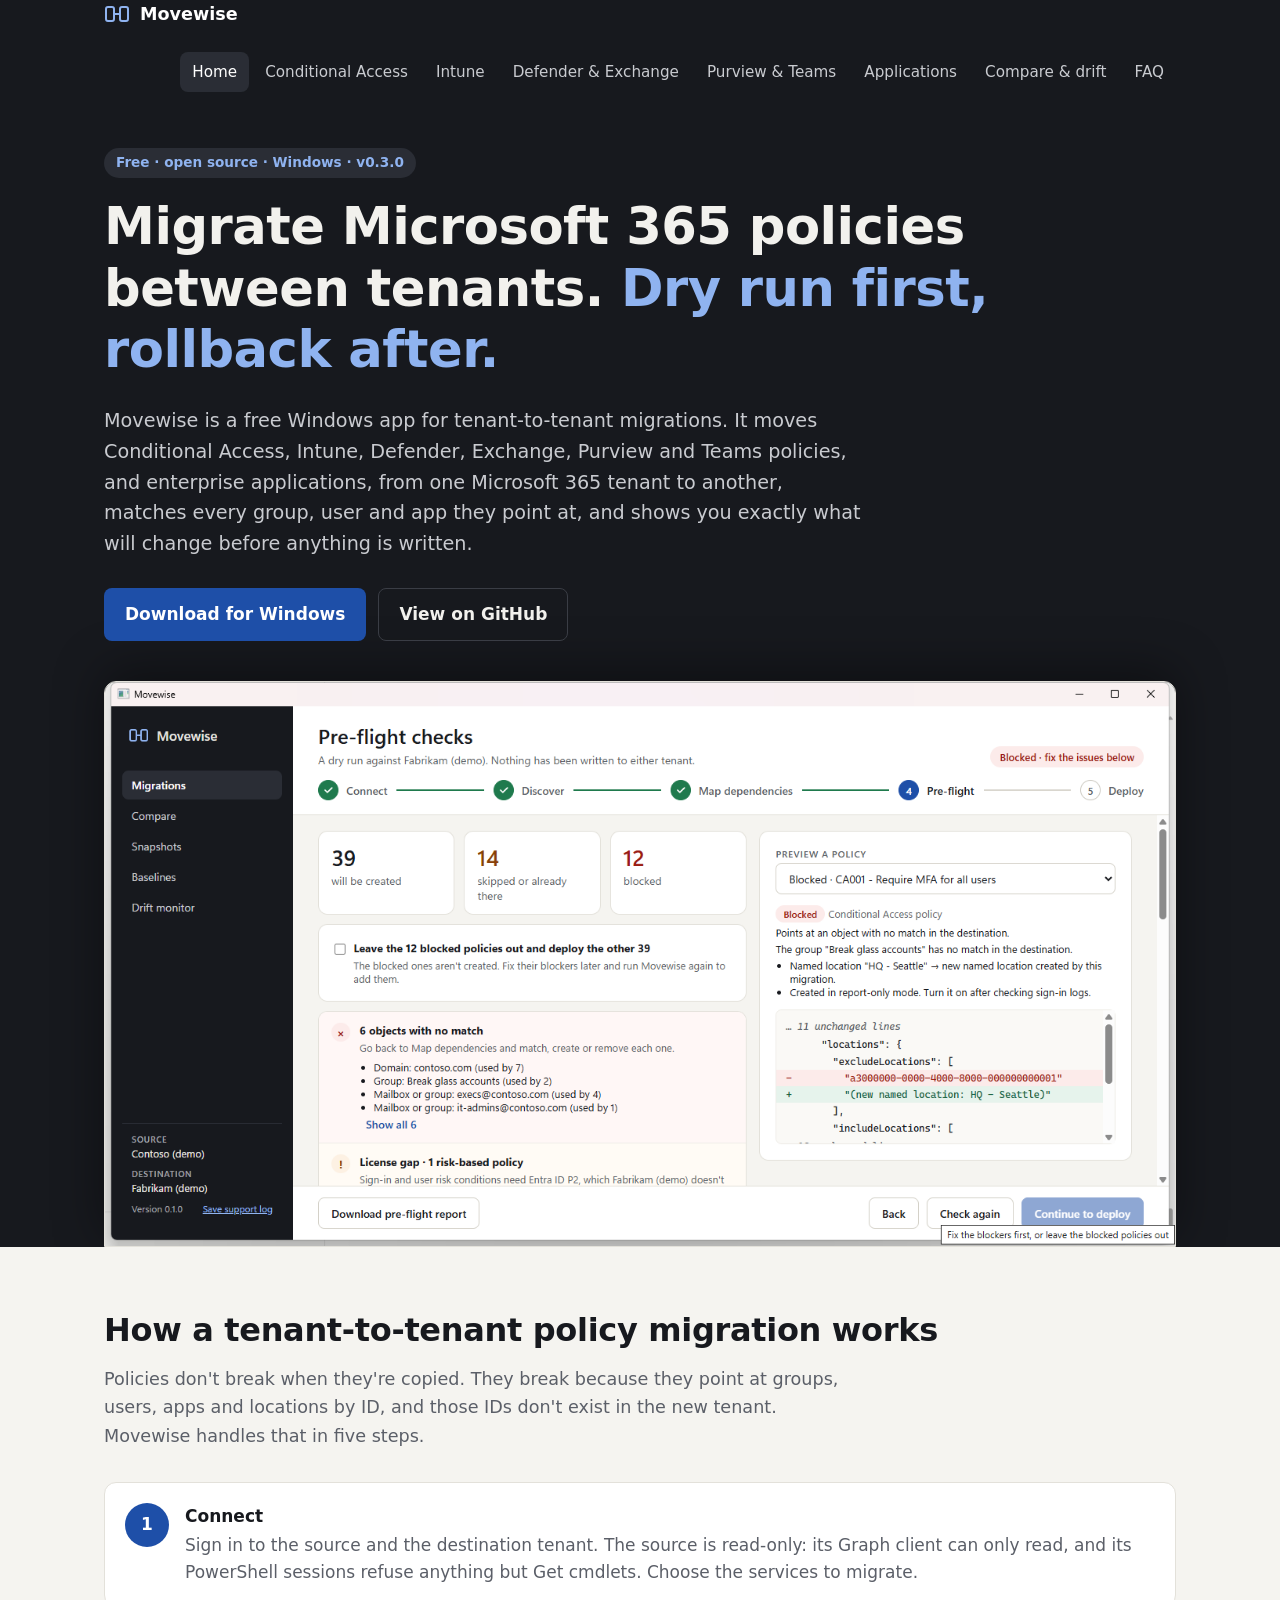
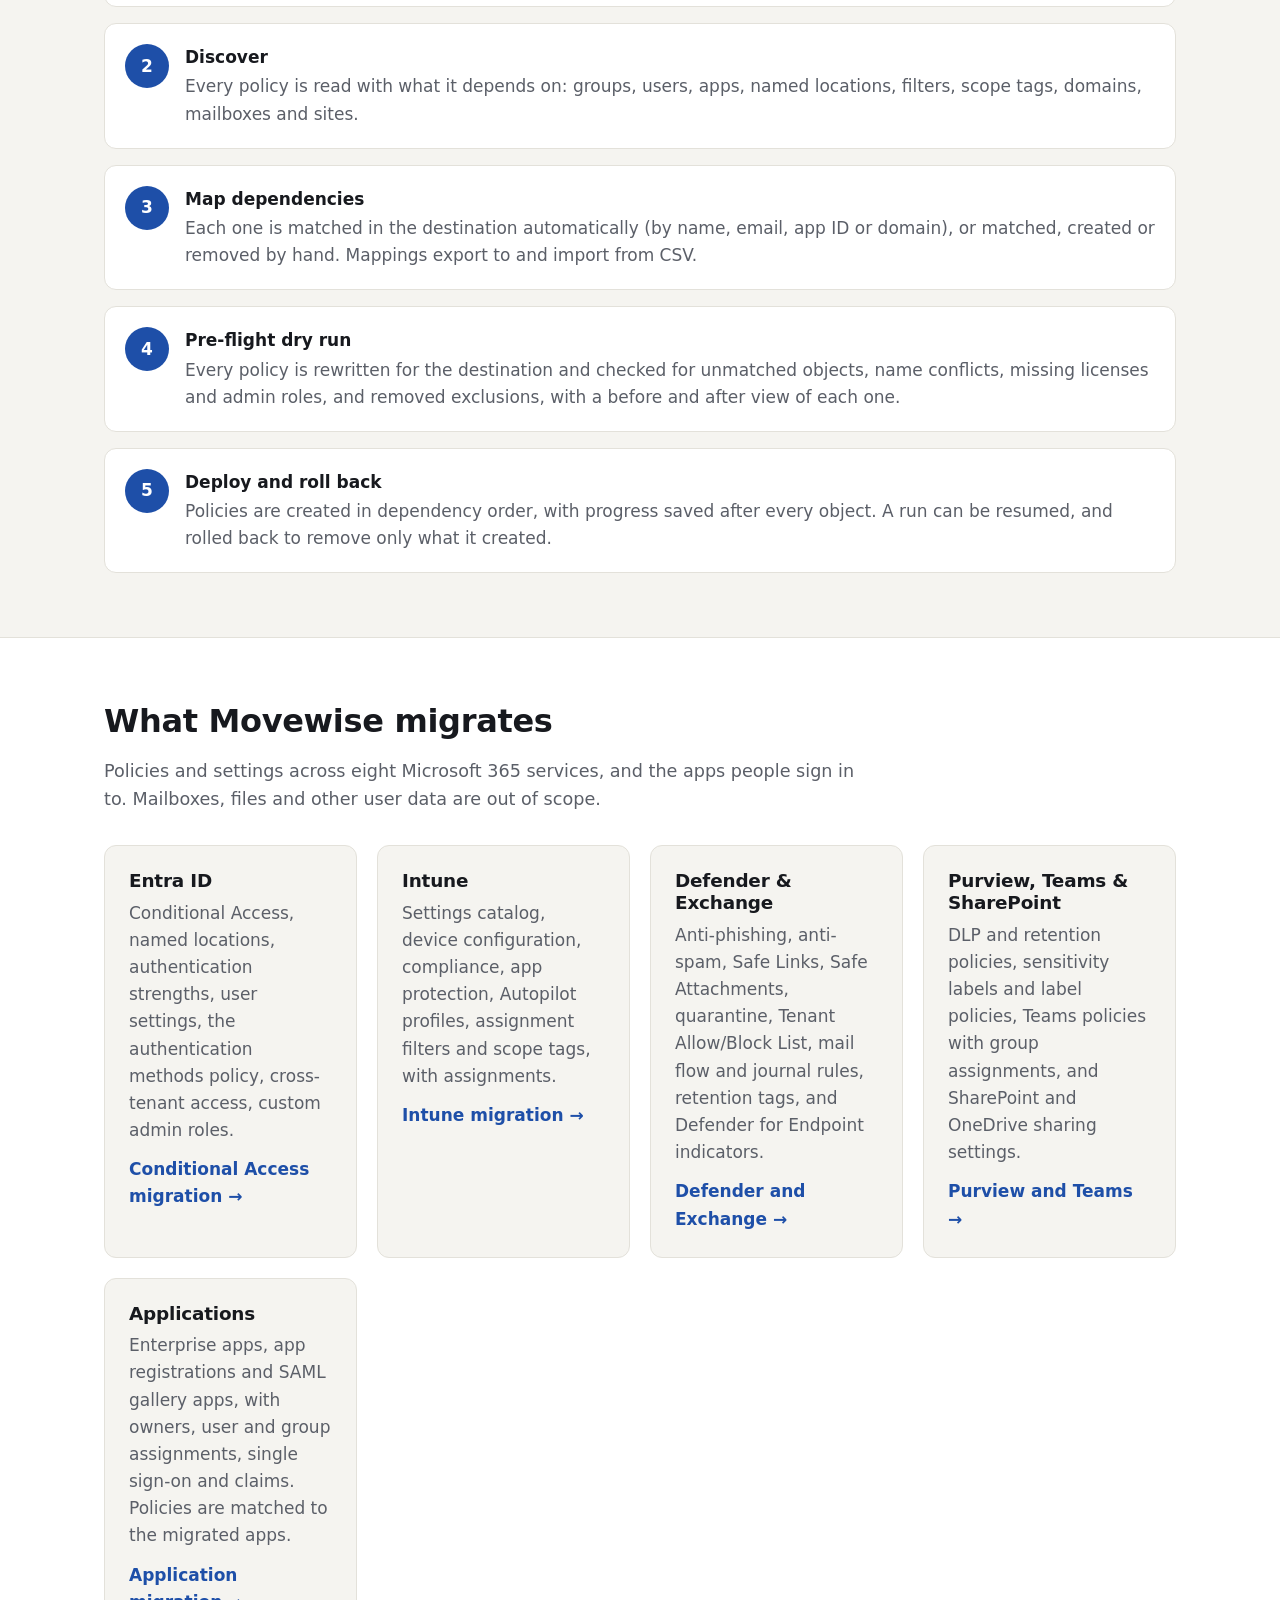
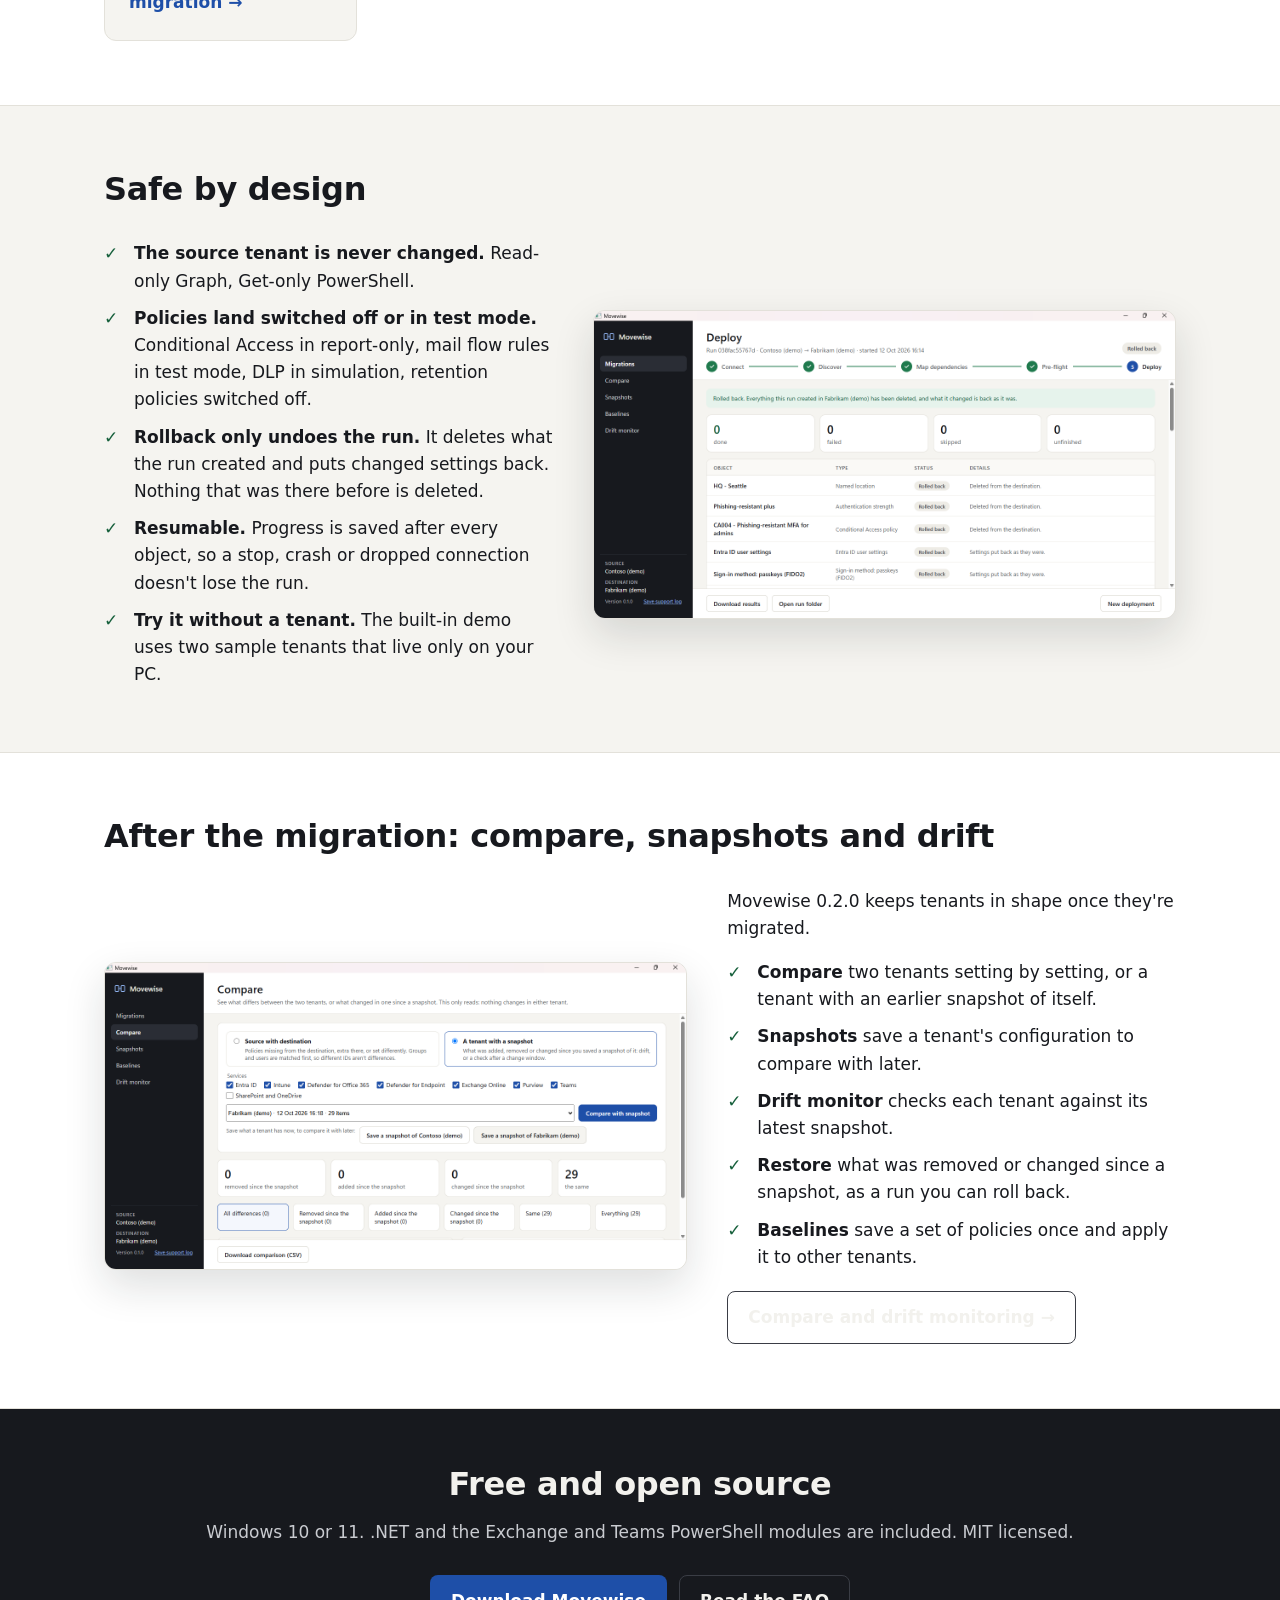
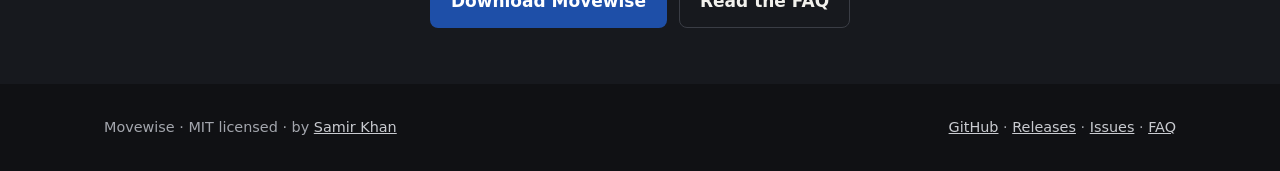
<file: site/index.html>
<!doctype html>
<html lang="en">
<head>
<meta charset="utf-8">
<meta name="viewport" content="width=device-width, initial-scale=1">
<title>Movewise: Microsoft 365 tenant-to-tenant policy migration tool (free)</title>
<meta name="description" content="Free, open-source Windows app that migrates Microsoft 365 policies between tenants: Conditional Access, Intune, Defender, Exchange, Purview and Teams. Map dependencies, run a dry run, deploy, and roll back.">
<link rel="canonical" href="https://sameerk27.github.io/movewise/">
<link rel="icon" href="assets/icon.svg" type="image/svg+xml">
<meta property="og:type" content="website">
<meta property="og:site_name" content="Movewise">
<meta property="og:title" content="Movewise: migrate Microsoft 365 policies between tenants, with a dry run first">
<meta property="og:description" content="Free, open-source tenant-to-tenant migration for Conditional Access, Intune, Defender, Exchange, Purview and Teams policies. Dry run, deploy, rollback.">
<meta property="og:url" content="https://sameerk27.github.io/movewise/">
<meta property="og:image" content="https://sameerk27.github.io/movewise/img/og-movewise.png">
<meta name="twitter:card" content="summary_large_image">
<link rel="stylesheet" href="assets/site.css">
<script type="application/ld+json">
{
  "@context": "https://schema.org",
  "@type": "SoftwareApplication",
  "name": "Movewise",
  "description": "Windows app that migrates Microsoft 365 policies between tenants (Conditional Access, Intune, Defender for Office 365, Defender for Endpoint, Exchange Online, Purview, Teams, SharePoint) with dependency mapping, a pre-flight dry run, ordered deployment and rollback. Also migrates enterprise apps, app registrations and SAML apps, compares tenants, takes snapshots, monitors drift and saves baselines.",
  "applicationCategory": "BusinessApplication",
  "applicationSubCategory": "Microsoft 365 tenant migration",
  "operatingSystem": "Windows 10, Windows 11",
  "softwareVersion": "0.3.0",
  "license": "https://opensource.org/licenses/MIT",
  "isAccessibleForFree": true,
  "offers": { "@type": "Offer", "price": "0", "priceCurrency": "USD" },
  "url": "https://sameerk27.github.io/movewise/",
  "downloadUrl": "https://github.com/sameerk27/movewise/releases/latest",
  "screenshot": "https://sameerk27.github.io/movewise/img/preflight.png",
  "author": { "@type": "Person", "name": "Samir Khan", "url": "https://github.com/sameerk27" },
  "sameAs": ["https://github.com/sameerk27/movewise"]
}
</script>
</head>
<body>
<header class="top">
  <div class="wrap">
    <a class="brand" href="./"><svg width="26" height="26" viewBox="0 0 26 26" fill="none" stroke="currentColor" stroke-width="2" stroke-linecap="round" aria-hidden="true"><rect x="2" y="6" width="8" height="14" rx="2"/><rect x="16" y="6" width="8" height="14" rx="2"/><path d="M10 13h6"/></svg>Movewise</a>
    <nav aria-label="Main">
      <a href="./" aria-current="page">Home</a>
      <a href="conditional-access.html">Conditional Access</a>
      <a href="intune.html">Intune</a>
      <a href="defender-exchange.html">Defender &amp; Exchange</a>
      <a href="purview-teams.html">Purview &amp; Teams</a>
      <a href="applications.html">Applications</a>
      <a href="compare-drift.html">Compare &amp; drift</a>
      <a href="faq.html">FAQ</a>
    </nav>
  </div>
</header>

<main>
<section class="hero">
  <div class="wrap">
    <span class="tag">Free · open source · Windows · v0.3.0</span>
    <h1>Migrate Microsoft 365 policies between tenants. <span>Dry run first, rollback after.</span></h1>
    <p class="lead">Movewise is a free Windows app for tenant-to-tenant migrations. It moves Conditional Access, Intune, Defender, Exchange, Purview and Teams policies, and enterprise applications, from one Microsoft 365 tenant to another, matches every group, user and app they point at, and shows you exactly what will change before anything is written.</p>
    <div class="actions">
      <a class="btn primary" href="https://github.com/sameerk27/movewise/releases/latest">Download for Windows</a>
      <a class="btn ghost" href="https://github.com/sameerk27/movewise">View on GitHub</a>
    </div>
    <img class="shot" src="img/preflight.png" width="1366" height="720" alt="Movewise pre-flight checks: 39 policies to create, 14 skipped, 12 blocked, with a before and after view of a Conditional Access policy">
  </div>
</section>

<section class="block">
  <div class="wrap">
    <h2>How a tenant-to-tenant policy migration works</h2>
    <p class="intro">Policies don't break when they're copied. They break because they point at groups, users, apps and locations by ID, and those IDs don't exist in the new tenant. Movewise handles that in five steps.</p>
    <ol class="steps">
      <li><div><b>Connect</b><span>Sign in to the source and the destination tenant. The source is read-only: its Graph client can only read, and its PowerShell sessions refuse anything but Get cmdlets. Choose the services to migrate.</span></div></li>
      <li><div><b>Discover</b><span>Every policy is read with what it depends on: groups, users, apps, named locations, filters, scope tags, domains, mailboxes and sites.</span></div></li>
      <li><div><b>Map dependencies</b><span>Each one is matched in the destination automatically (by name, email, app ID or domain), or matched, created or removed by hand. Mappings export to and import from CSV.</span></div></li>
      <li><div><b>Pre-flight dry run</b><span>Every policy is rewritten for the destination and checked for unmatched objects, name conflicts, missing licenses and admin roles, and removed exclusions, with a before and after view of each one.</span></div></li>
      <li><div><b>Deploy and roll back</b><span>Policies are created in dependency order, with progress saved after every object. A run can be resumed, and rolled back to remove only what it created.</span></div></li>
    </ol>
  </div>
</section>

<section class="block alt">
  <div class="wrap">
    <h2>What Movewise migrates</h2>
    <p class="intro">Policies and settings across eight Microsoft 365 services, and the apps people sign in to. Mailboxes, files and other user data are out of scope.</p>
    <div class="grid">
      <div class="card"><h3>Entra ID</h3><p>Conditional Access, named locations, authentication strengths, user settings, the authentication methods policy, cross-tenant access, custom admin roles.</p><a class="more" href="conditional-access.html">Conditional Access migration →</a></div>
      <div class="card"><h3>Intune</h3><p>Settings catalog, device configuration, compliance, app protection, Autopilot profiles, assignment filters and scope tags, with assignments.</p><a class="more" href="intune.html">Intune migration →</a></div>
      <div class="card"><h3>Defender &amp; Exchange</h3><p>Anti-phishing, anti-spam, Safe Links, Safe Attachments, quarantine, Tenant Allow/Block List, mail flow and journal rules, retention tags, and Defender for Endpoint indicators.</p><a class="more" href="defender-exchange.html">Defender and Exchange →</a></div>
      <div class="card"><h3>Purview, Teams &amp; SharePoint</h3><p>DLP and retention policies, sensitivity labels and label policies, Teams policies with group assignments, and SharePoint and OneDrive sharing settings.</p><a class="more" href="purview-teams.html">Purview and Teams →</a></div>
      <div class="card"><h3>Applications</h3><p>Enterprise apps, app registrations and SAML gallery apps, with owners, user and group assignments, single sign-on and claims. Policies are matched to the migrated apps.</p><a class="more" href="applications.html">Application migration →</a></div>
    </div>
  </div>
</section>

<section class="block">
  <div class="wrap">
    <h2>Safe by design</h2>
    <div class="split">
      <ul class="checks">
        <li><b>The source tenant is never changed.</b> Read-only Graph, Get-only PowerShell.</li>
        <li><b>Policies land switched off or in test mode.</b> Conditional Access in report-only, mail flow rules in test mode, DLP in simulation, retention policies switched off.</li>
        <li><b>Rollback only undoes the run.</b> It deletes what the run created and puts changed settings back. Nothing that was there before is deleted.</li>
        <li><b>Resumable.</b> Progress is saved after every object, so a stop, crash or dropped connection doesn't lose the run.</li>
        <li><b>Try it without a tenant.</b> The built-in demo uses two sample tenants that live only on your PC.</li>
      </ul>
      <img class="shot" src="img/rollback.png" width="1366" height="720" loading="lazy" alt="Movewise deploy screen after a rollback: every object deleted or put back as it was">
    </div>
  </div>
</section>

<section class="block alt">
  <div class="wrap">
    <h2>After the migration: compare, snapshots and drift</h2>
    <div class="split flip">
      <img class="shot" src="img/compare.png" width="1366" height="720" loading="lazy" alt="Movewise Compare screen comparing a tenant with a snapshot">
      <div>
        <p>Movewise 0.2.0 keeps tenants in shape once they're migrated.</p>
        <ul class="checks">
          <li><b>Compare</b> two tenants setting by setting, or a tenant with an earlier snapshot of itself.</li>
          <li><b>Snapshots</b> save a tenant's configuration to compare with later.</li>
          <li><b>Drift monitor</b> checks each tenant against its latest snapshot.</li>
          <li><b>Restore</b> what was removed or changed since a snapshot, as a run you can roll back.</li>
          <li><b>Baselines</b> save a set of policies once and apply it to other tenants.</li>
        </ul>
        <a class="btn ghost" href="compare-drift.html" style="margin-top:20px">Compare and drift monitoring →</a>
      </div>
    </div>
  </div>
</section>

<section class="cta">
  <div class="wrap">
    <h2>Free and open source</h2>
    <p>Windows 10 or 11. .NET and the Exchange and Teams PowerShell modules are included. MIT licensed.</p>
    <div class="actions">
      <a class="btn primary" href="https://github.com/sameerk27/movewise/releases/latest">Download Movewise</a>
      <a class="btn ghost" href="faq.html">Read the FAQ</a>
    </div>
  </div>
</section>
</main>

<footer>
  <div class="wrap">
    <span>Movewise · MIT licensed · by <a href="https://github.com/sameerk27">Samir Khan</a></span>
    <span><a href="https://github.com/sameerk27/movewise">GitHub</a> · <a href="https://github.com/sameerk27/movewise/releases">Releases</a> · <a href="https://github.com/sameerk27/movewise/issues">Issues</a> · <a href="faq.html">FAQ</a></span>
  </div>
</footer>
</body>
</html>
</file>
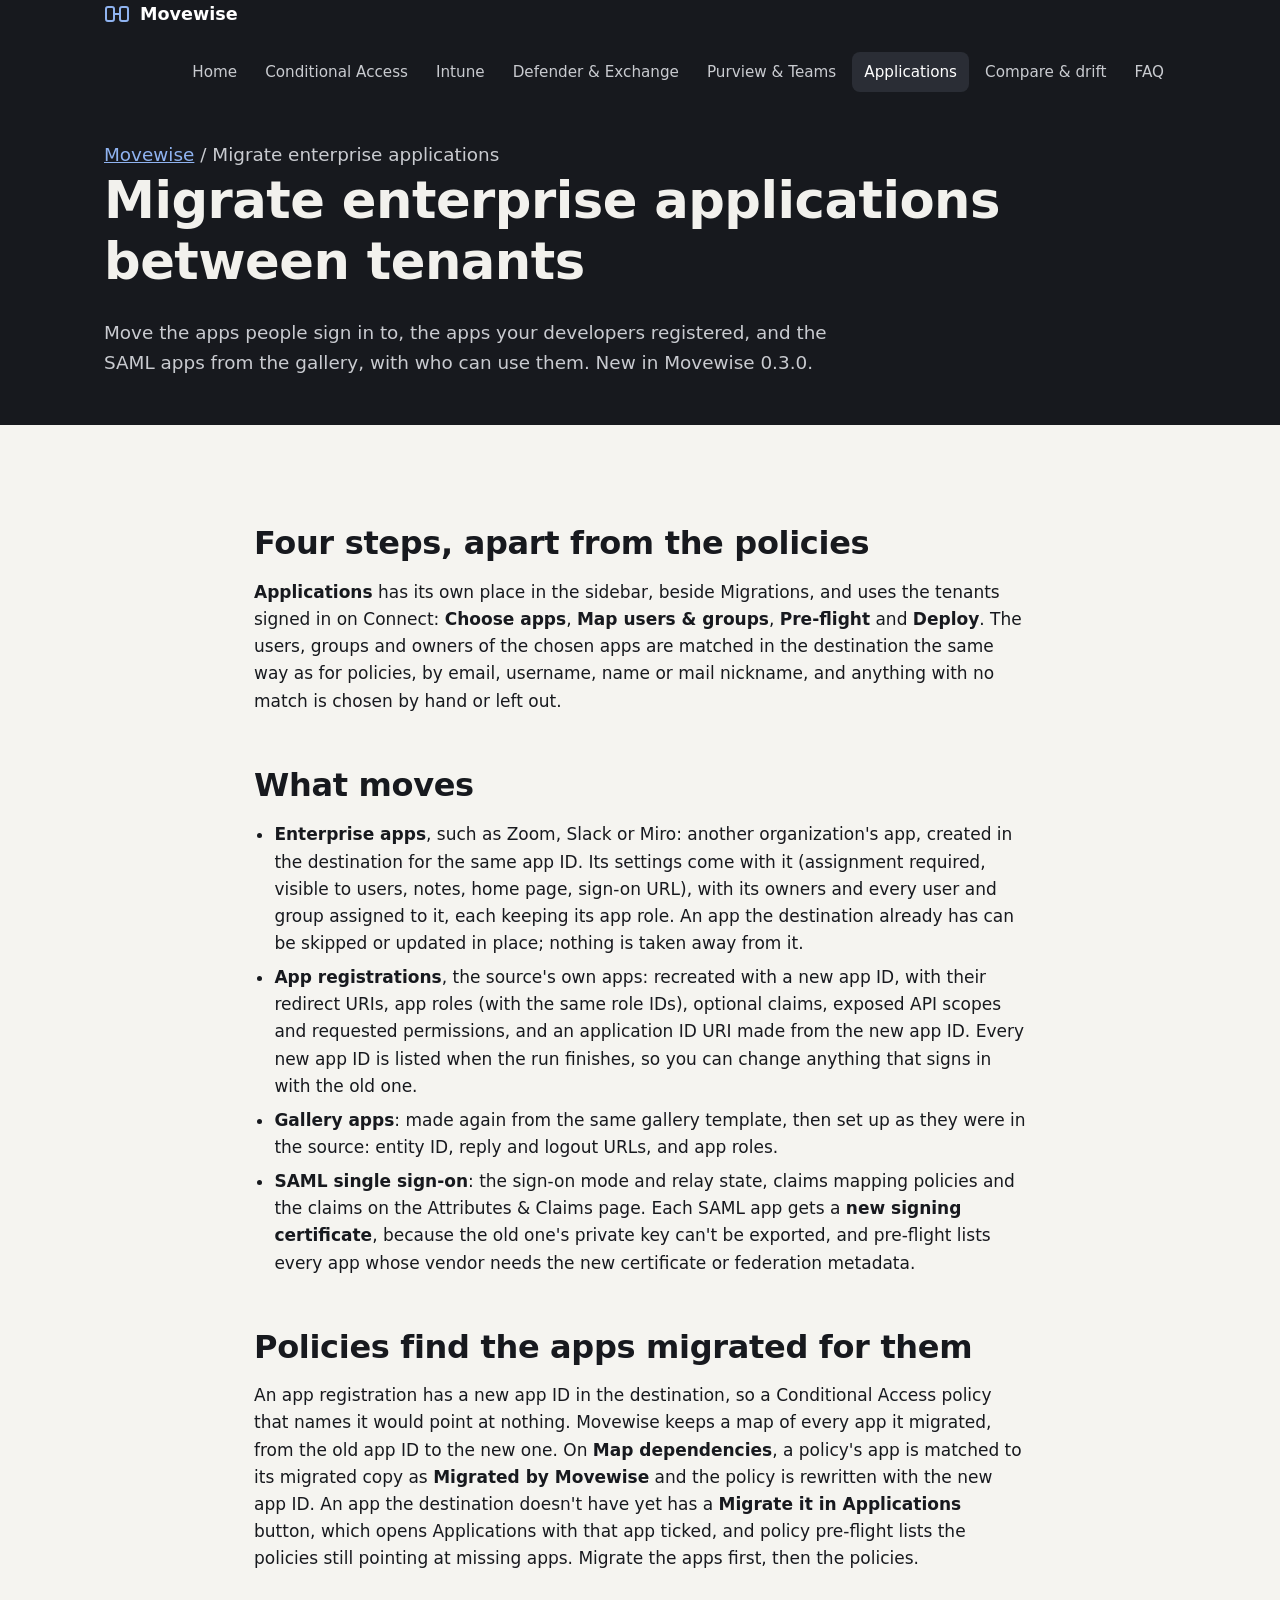
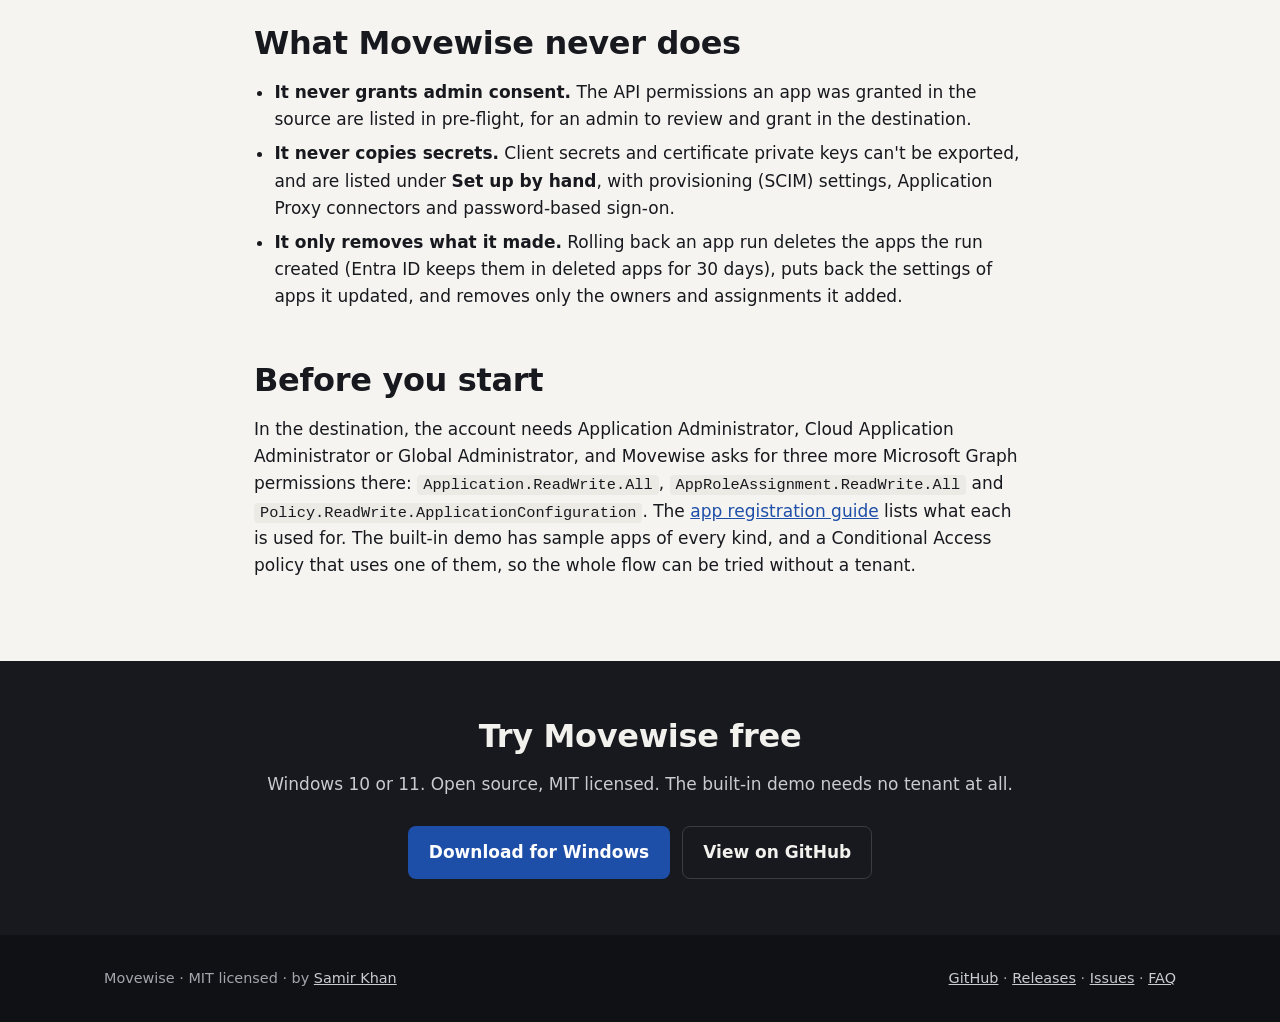
<file: site/applications.html>
<!doctype html>
<html lang="en">
<head>
<meta charset="utf-8">
<meta name="viewport" content="width=device-width, initial-scale=1">
<title>Migrate enterprise applications between tenants | Movewise</title>
<meta name="description" content="Migrate enterprise apps, app registrations and SAML gallery apps between Microsoft 365 tenants, with their owners, user and group assignments, single sign-on and claims. Policies are matched to the migrated apps. Admin consent is never granted for you.">
<link rel="canonical" href="https://sameerk27.github.io/movewise/applications.html">
<link rel="icon" href="assets/icon.svg" type="image/svg+xml">
<meta property="og:type" content="article">
<meta property="og:site_name" content="Movewise">
<meta property="og:title" content="Migrate enterprise applications between tenants | Movewise">
<meta property="og:description" content="Migrate enterprise apps, app registrations and SAML gallery apps between Microsoft 365 tenants, with their owners, user and group assignments, single sign-on and claims. Policies are matched to the migrated apps. Admin consent is never granted for you.">
<meta property="og:url" content="https://sameerk27.github.io/movewise/applications.html">
<meta property="og:image" content="https://sameerk27.github.io/movewise/img/og-movewise.png">
<meta name="twitter:card" content="summary_large_image">
<link rel="stylesheet" href="assets/site.css">
</head>
<body>
<header class="top">
  <div class="wrap">
    <a class="brand" href="./"><svg width="26" height="26" viewBox="0 0 26 26" fill="none" stroke="currentColor" stroke-width="2" stroke-linecap="round" aria-hidden="true"><rect x="2" y="6" width="8" height="14" rx="2"/><rect x="16" y="6" width="8" height="14" rx="2"/><path d="M10 13h6"/></svg>Movewise</a>
    <nav aria-label="Main">
      <a href="./">Home</a>
      <a href="conditional-access.html">Conditional Access</a>
      <a href="intune.html">Intune</a>
      <a href="defender-exchange.html">Defender &amp; Exchange</a>
      <a href="purview-teams.html">Purview &amp; Teams</a>
      <a href="applications.html" aria-current="page">Applications</a>
      <a href="compare-drift.html">Compare &amp; drift</a>
      <a href="faq.html">FAQ</a>
    </nav>
  </div>
</header>
<main>
<div class="page-head">
  <div class="wrap">
    <p class="crumbs"><a href="./">Movewise</a> / Migrate enterprise applications</p>
    <h1>Migrate enterprise applications between tenants</h1>
    <p>Move the apps people sign in to, the apps your developers registered, and the SAML apps from the gallery, with who can use them. New in Movewise 0.3.0.</p>
  </div>
</div>
<article class="doc">
<h2>Four steps, apart from the policies</h2>
<p><b>Applications</b> has its own place in the sidebar, beside Migrations, and uses the tenants signed in on Connect: <b>Choose apps</b>, <b>Map users &amp; groups</b>, <b>Pre-flight</b> and <b>Deploy</b>. The users, groups and owners of the chosen apps are matched in the destination the same way as for policies, by email, username, name or mail nickname, and anything with no match is chosen by hand or left out.</p>

<h2>What moves</h2>
<ul>
  <li><b>Enterprise apps</b>, such as Zoom, Slack or Miro: another organization's app, created in the destination for the same app ID. Its settings come with it (assignment required, visible to users, notes, home page, sign-on URL), with its owners and every user and group assigned to it, each keeping its app role. An app the destination already has can be skipped or updated in place; nothing is taken away from it.</li>
  <li><b>App registrations</b>, the source's own apps: recreated with a new app ID, with their redirect URIs, app roles (with the same role IDs), optional claims, exposed API scopes and requested permissions, and an application ID URI made from the new app ID. Every new app ID is listed when the run finishes, so you can change anything that signs in with the old one.</li>
  <li><b>Gallery apps</b>: made again from the same gallery template, then set up as they were in the source: entity ID, reply and logout URLs, and app roles.</li>
  <li><b>SAML single sign-on</b>: the sign-on mode and relay state, claims mapping policies and the claims on the Attributes &amp; Claims page. Each SAML app gets a <b>new signing certificate</b>, because the old one's private key can't be exported, and pre-flight lists every app whose vendor needs the new certificate or federation metadata.</li>
</ul>

<h2>Policies find the apps migrated for them</h2>
<p>An app registration has a new app ID in the destination, so a Conditional Access policy that names it would point at nothing. Movewise keeps a map of every app it migrated, from the old app ID to the new one. On <b>Map dependencies</b>, a policy's app is matched to its migrated copy as <b>Migrated by Movewise</b> and the policy is rewritten with the new app ID. An app the destination doesn't have yet has a <b>Migrate it in Applications</b> button, which opens Applications with that app ticked, and policy pre-flight lists the policies still pointing at missing apps. Migrate the apps first, then the policies.</p>

<h2>What Movewise never does</h2>
<ul>
  <li><b>It never grants admin consent.</b> The API permissions an app was granted in the source are listed in pre-flight, for an admin to review and grant in the destination.</li>
  <li><b>It never copies secrets.</b> Client secrets and certificate private keys can't be exported, and are listed under <b>Set up by hand</b>, with provisioning (SCIM) settings, Application Proxy connectors and password-based sign-on.</li>
  <li><b>It only removes what it made.</b> Rolling back an app run deletes the apps the run created (Entra ID keeps them in deleted apps for 30 days), puts back the settings of apps it updated, and removes only the owners and assignments it added.</li>
</ul>

<h2>Before you start</h2>
<p>In the destination, the account needs Application Administrator, Cloud Application Administrator or Global Administrator, and Movewise asks for three more Microsoft Graph permissions there: <code>Application.ReadWrite.All</code>, <code>AppRoleAssignment.ReadWrite.All</code> and <code>Policy.ReadWrite.ApplicationConfiguration</code>. The <a href="https://github.com/sameerk27/movewise/blob/master/docs/app-registration.md">app registration guide</a> lists what each is used for. The built-in demo has sample apps of every kind, and a Conditional Access policy that uses one of them, so the whole flow can be tried without a tenant.</p>
</article>
<section class="cta">
  <div class="wrap">
    <h2>Try Movewise free</h2>
    <p>Windows 10 or 11. Open source, MIT licensed. The built-in demo needs no tenant at all.</p>
    <div class="actions">
      <a class="btn primary" href="https://github.com/sameerk27/movewise/releases/latest">Download for Windows</a>
      <a class="btn ghost" href="https://github.com/sameerk27/movewise">View on GitHub</a>
    </div>
  </div>
</section>
</main>
<footer>
  <div class="wrap">
    <span>Movewise · MIT licensed · by <a href="https://github.com/sameerk27">Samir Khan</a></span>
    <span><a href="https://github.com/sameerk27/movewise">GitHub</a> · <a href="https://github.com/sameerk27/movewise/releases">Releases</a> · <a href="https://github.com/sameerk27/movewise/issues">Issues</a> · <a href="faq.html">FAQ</a></span>
  </div>
</footer>
</body>
</html>
</file>
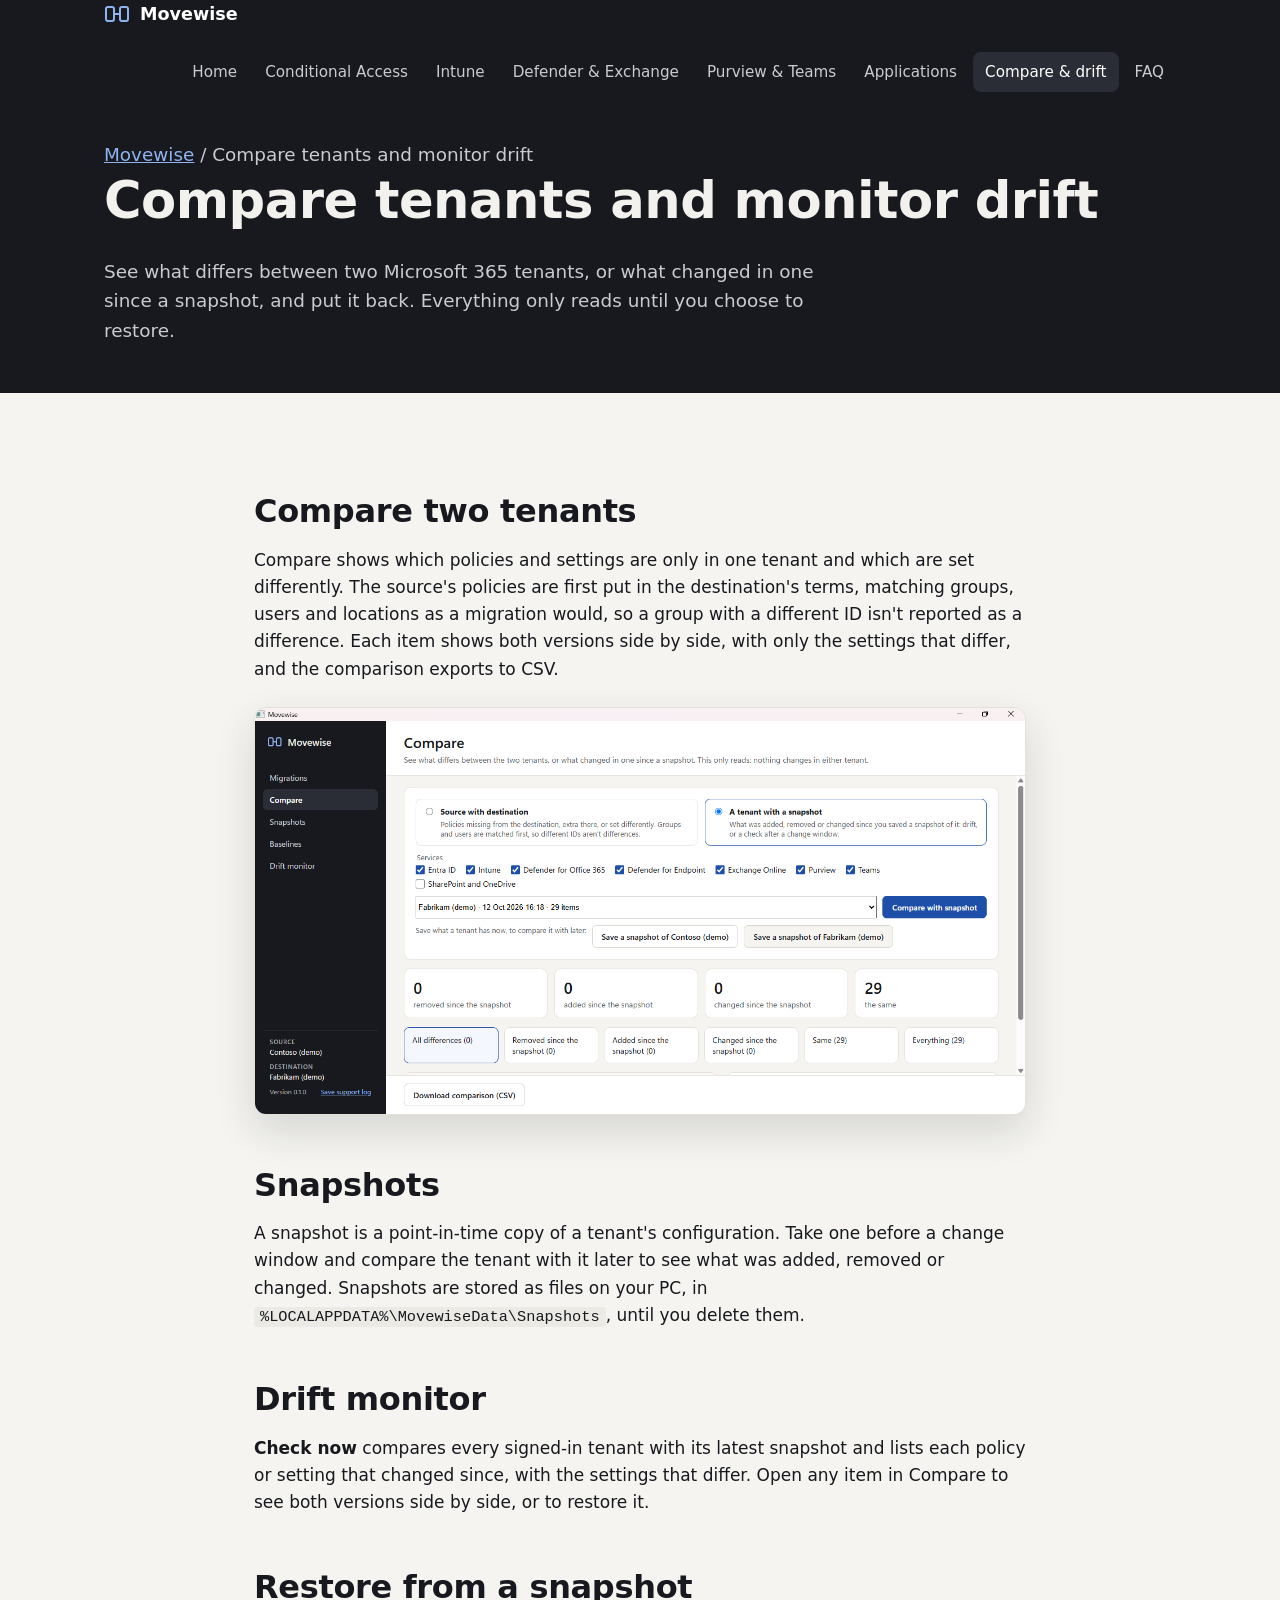
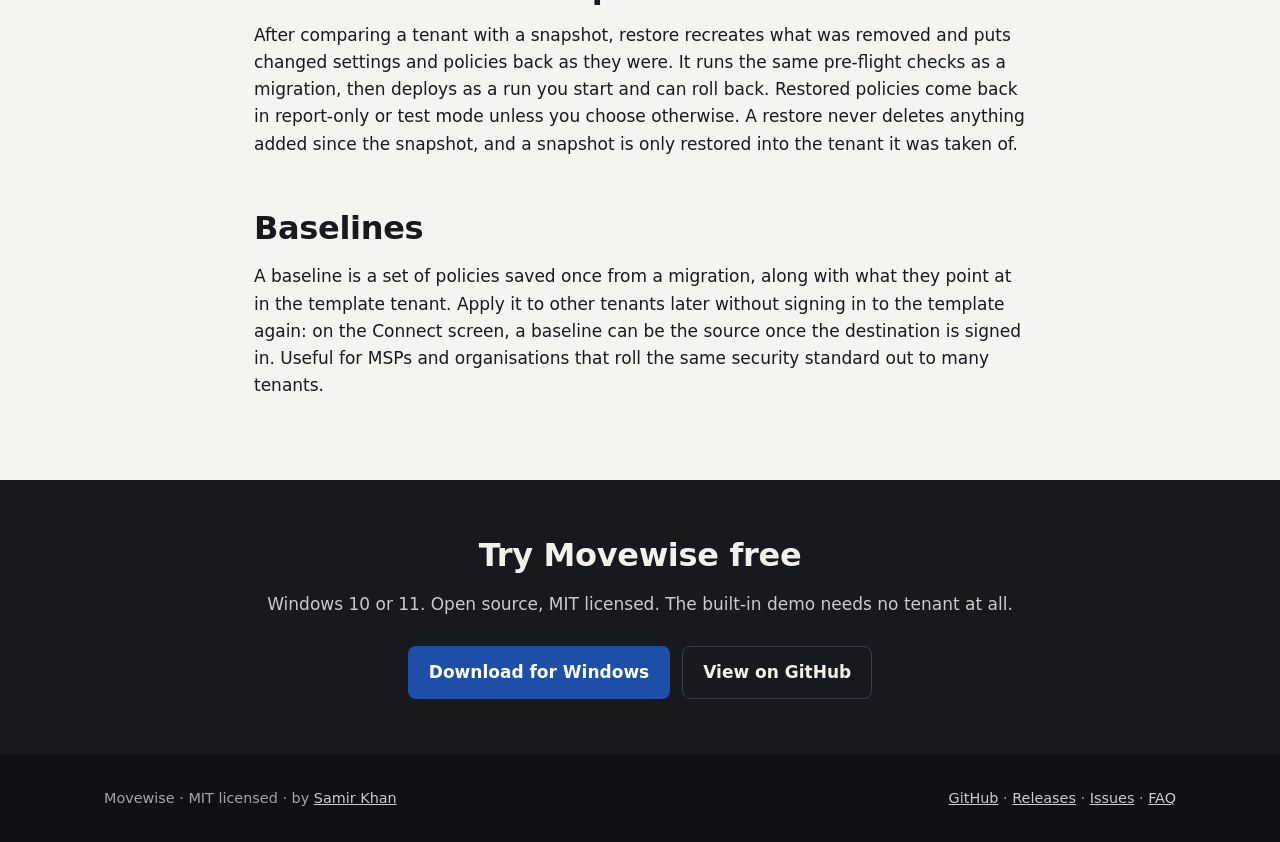
<file: site/compare-drift.html>
<!doctype html>
<html lang="en">
<head>
<meta charset="utf-8">
<meta name="viewport" content="width=device-width, initial-scale=1">
<title>Compare Microsoft 365 tenants and monitor configuration drift | Movewise</title>
<meta name="description" content="Compare two Microsoft 365 tenants setting by setting, take snapshots of a tenant configuration, detect drift since the last snapshot, restore changed settings, and apply policy baselines to other tenants.">
<link rel="canonical" href="https://sameerk27.github.io/movewise/compare-drift.html">
<link rel="icon" href="assets/icon.svg" type="image/svg+xml">
<meta property="og:type" content="article">
<meta property="og:site_name" content="Movewise">
<meta property="og:title" content="Compare Microsoft 365 tenants and monitor configuration drift | Movewise">
<meta property="og:description" content="Compare two Microsoft 365 tenants setting by setting, take snapshots of a tenant configuration, detect drift since the last snapshot, restore changed settings, and apply policy baselines to other tenants.">
<meta property="og:url" content="https://sameerk27.github.io/movewise/compare-drift.html">
<meta property="og:image" content="https://sameerk27.github.io/movewise/img/og-movewise.png">
<meta name="twitter:card" content="summary_large_image">
<link rel="stylesheet" href="assets/site.css">
</head>
<body>
<header class="top">
  <div class="wrap">
    <a class="brand" href="./"><svg width="26" height="26" viewBox="0 0 26 26" fill="none" stroke="currentColor" stroke-width="2" stroke-linecap="round" aria-hidden="true"><rect x="2" y="6" width="8" height="14" rx="2"/><rect x="16" y="6" width="8" height="14" rx="2"/><path d="M10 13h6"/></svg>Movewise</a>
    <nav aria-label="Main">
      <a href="./">Home</a>
      <a href="conditional-access.html">Conditional Access</a>
      <a href="intune.html">Intune</a>
      <a href="defender-exchange.html">Defender &amp; Exchange</a>
      <a href="purview-teams.html">Purview &amp; Teams</a>
      <a href="applications.html">Applications</a>
      <a href="compare-drift.html" aria-current="page">Compare &amp; drift</a>
      <a href="faq.html">FAQ</a>
    </nav>
  </div>
</header>
<main>
<div class="page-head">
  <div class="wrap">
    <p class="crumbs"><a href="./">Movewise</a> / Compare tenants and monitor drift</p>
    <h1>Compare tenants and monitor drift</h1>
    <p>See what differs between two Microsoft 365 tenants, or what changed in one since a snapshot, and put it back. Everything only reads until you choose to restore.</p>
  </div>
</div>
<article class="doc">
<h2>Compare two tenants</h2>
<p>Compare shows which policies and settings are only in one tenant and which are set differently. The source's policies are first put in the destination's terms, matching groups, users and locations as a migration would, so a group with a different ID isn't reported as a difference. Each item shows both versions side by side, with only the settings that differ, and the comparison exports to CSV.</p>
<img class="shot" src="img/compare.png" width="1366" height="720" loading="lazy" alt="Movewise comparing a tenant with a snapshot: removed, added, changed and unchanged counts">

<h2>Snapshots</h2>
<p>A snapshot is a point-in-time copy of a tenant's configuration. Take one before a change window and compare the tenant with it later to see what was added, removed or changed. Snapshots are stored as files on your PC, in <code>%LOCALAPPDATA%\MovewiseData\Snapshots</code>, until you delete them.</p>

<h2>Drift monitor</h2>
<p><b>Check now</b> compares every signed-in tenant with its latest snapshot and lists each policy or setting that changed since, with the settings that differ. Open any item in Compare to see both versions side by side, or to restore it.</p>

<h2>Restore from a snapshot</h2>
<p>After comparing a tenant with a snapshot, restore recreates what was removed and puts changed settings and policies back as they were. It runs the same pre-flight checks as a migration, then deploys as a run you start and can roll back. Restored policies come back in report-only or test mode unless you choose otherwise. A restore never deletes anything added since the snapshot, and a snapshot is only restored into the tenant it was taken of.</p>

<h2>Baselines</h2>
<p>A baseline is a set of policies saved once from a migration, along with what they point at in the template tenant. Apply it to other tenants later without signing in to the template again: on the Connect screen, a baseline can be the source once the destination is signed in. Useful for MSPs and organisations that roll the same security standard out to many tenants.</p>
</article>
<section class="cta">
  <div class="wrap">
    <h2>Try Movewise free</h2>
    <p>Windows 10 or 11. Open source, MIT licensed. The built-in demo needs no tenant at all.</p>
    <div class="actions">
      <a class="btn primary" href="https://github.com/sameerk27/movewise/releases/latest">Download for Windows</a>
      <a class="btn ghost" href="https://github.com/sameerk27/movewise">View on GitHub</a>
    </div>
  </div>
</section>
</main>
<footer>
  <div class="wrap">
    <span>Movewise · MIT licensed · by <a href="https://github.com/sameerk27">Samir Khan</a></span>
    <span><a href="https://github.com/sameerk27/movewise">GitHub</a> · <a href="https://github.com/sameerk27/movewise/releases">Releases</a> · <a href="https://github.com/sameerk27/movewise/issues">Issues</a> · <a href="faq.html">FAQ</a></span>
  </div>
</footer>
</body>
</html>
</file>
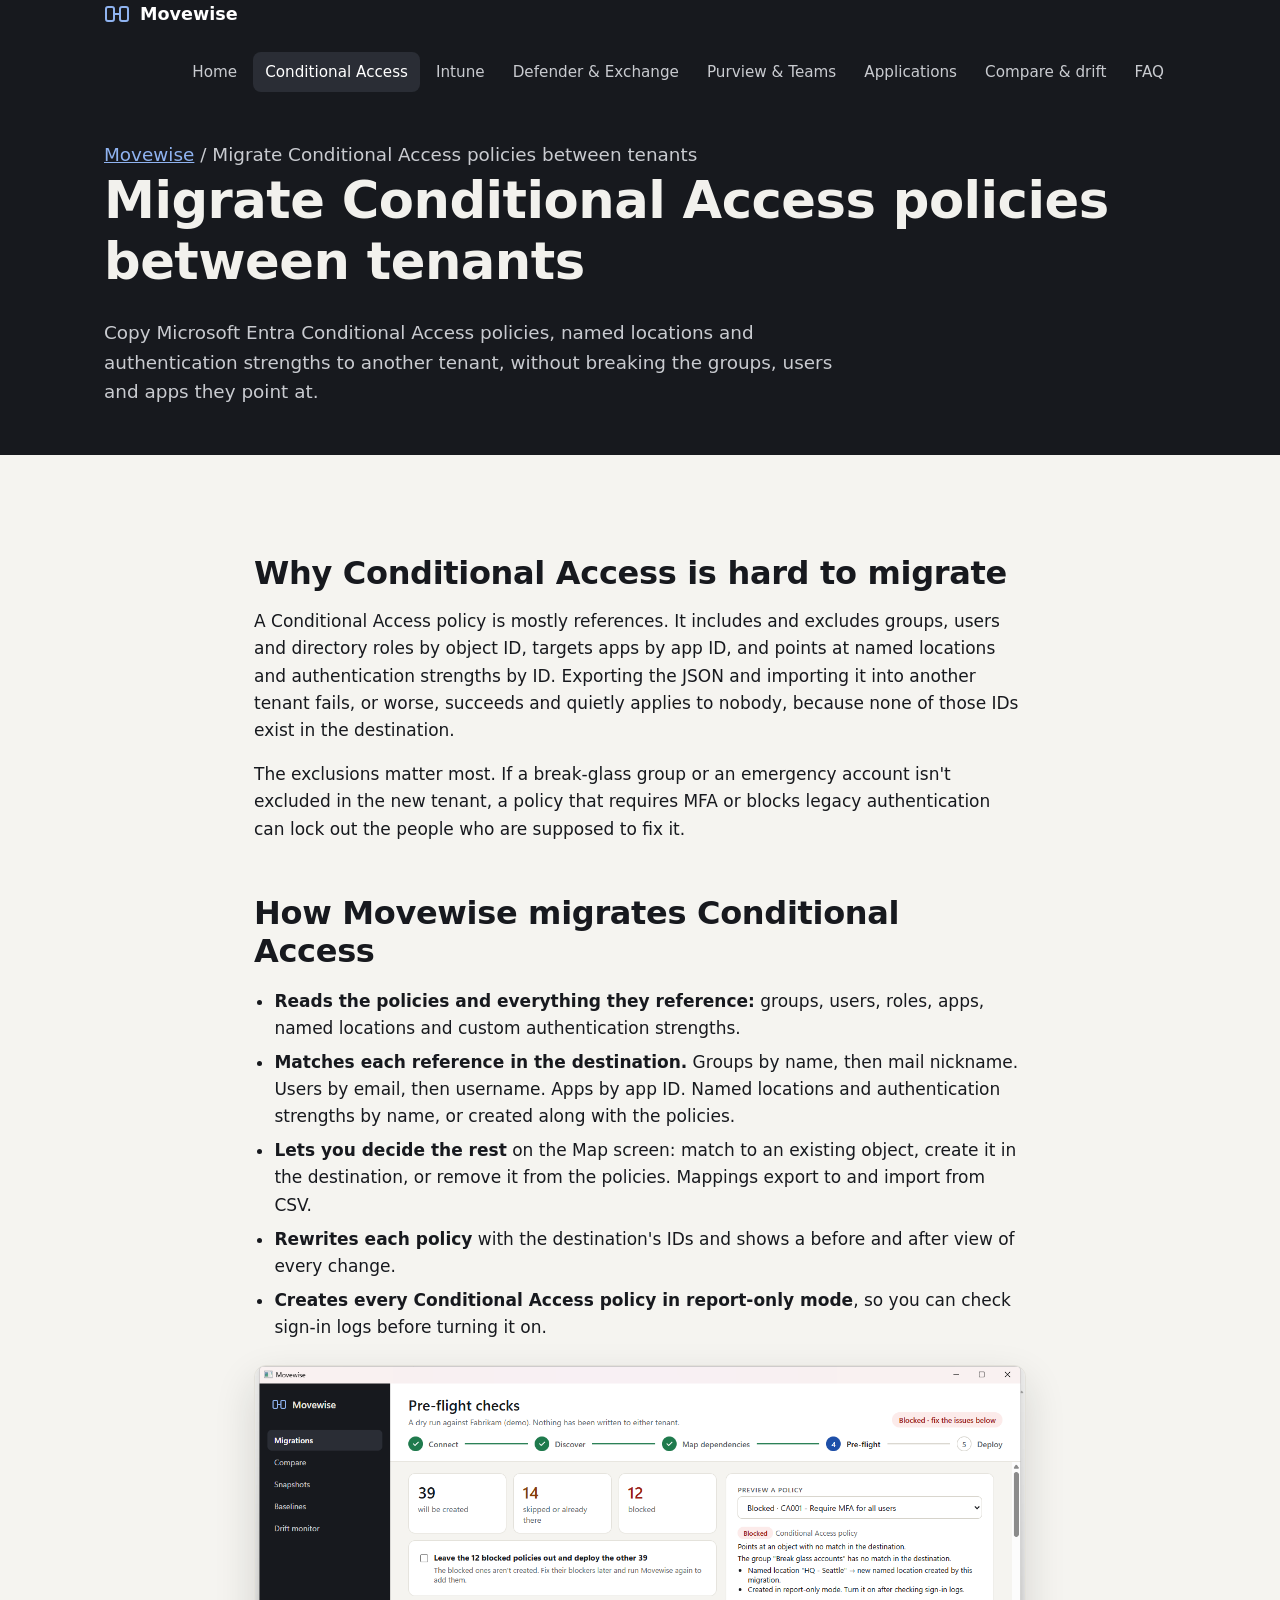
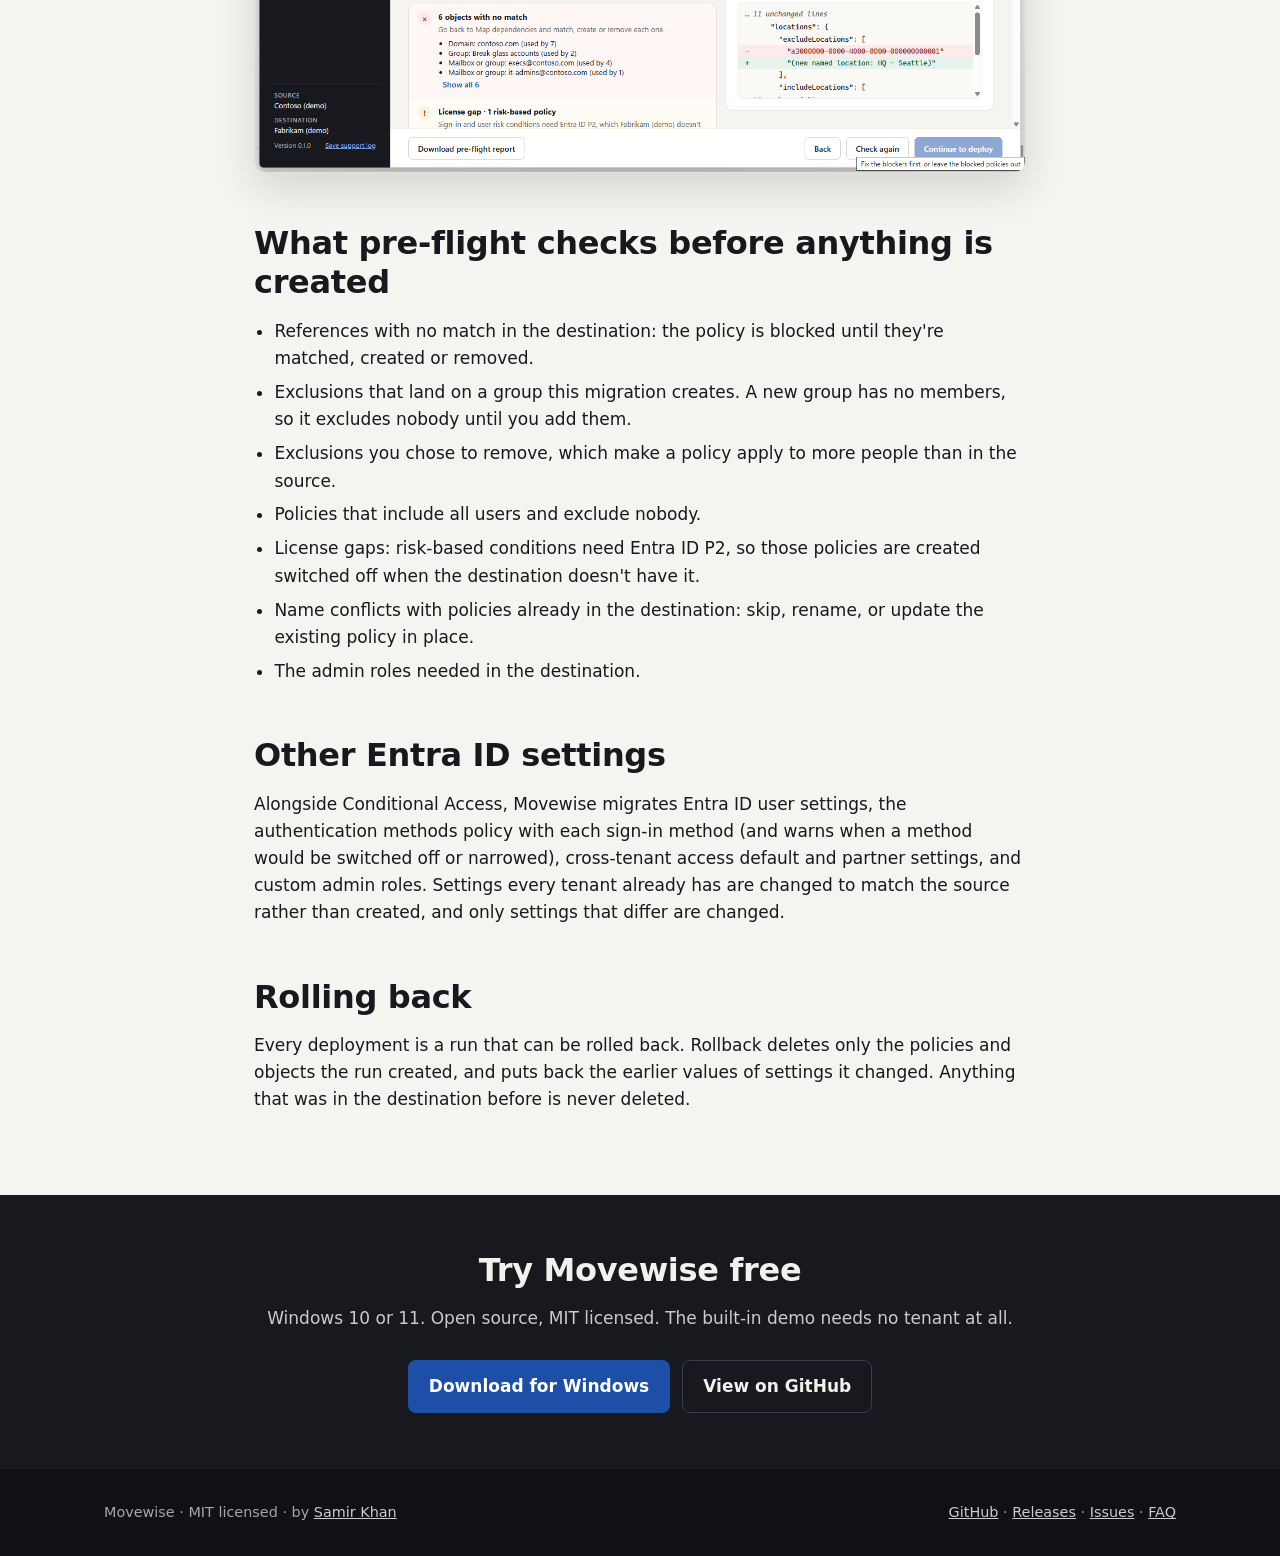
<file: site/conditional-access.html>
<!doctype html>
<html lang="en">
<head>
<meta charset="utf-8">
<meta name="viewport" content="width=device-width, initial-scale=1">
<title>Migrate Conditional Access policies to another tenant | Movewise</title>
<meta name="description" content="How to migrate Microsoft Entra Conditional Access policies, named locations and authentication strengths between tenants, with groups and users matched and every policy created in report-only mode.">
<link rel="canonical" href="https://sameerk27.github.io/movewise/conditional-access.html">
<link rel="icon" href="assets/icon.svg" type="image/svg+xml">
<meta property="og:type" content="article">
<meta property="og:site_name" content="Movewise">
<meta property="og:title" content="Migrate Conditional Access policies to another tenant | Movewise">
<meta property="og:description" content="How to migrate Microsoft Entra Conditional Access policies, named locations and authentication strengths between tenants, with groups and users matched and every policy created in report-only mode.">
<meta property="og:url" content="https://sameerk27.github.io/movewise/conditional-access.html">
<meta property="og:image" content="https://sameerk27.github.io/movewise/img/og-movewise.png">
<meta name="twitter:card" content="summary_large_image">
<link rel="stylesheet" href="assets/site.css">
</head>
<body>
<header class="top">
  <div class="wrap">
    <a class="brand" href="./"><svg width="26" height="26" viewBox="0 0 26 26" fill="none" stroke="currentColor" stroke-width="2" stroke-linecap="round" aria-hidden="true"><rect x="2" y="6" width="8" height="14" rx="2"/><rect x="16" y="6" width="8" height="14" rx="2"/><path d="M10 13h6"/></svg>Movewise</a>
    <nav aria-label="Main">
      <a href="./">Home</a>
      <a href="conditional-access.html" aria-current="page">Conditional Access</a>
      <a href="intune.html">Intune</a>
      <a href="defender-exchange.html">Defender &amp; Exchange</a>
      <a href="purview-teams.html">Purview &amp; Teams</a>
      <a href="applications.html">Applications</a>
      <a href="compare-drift.html">Compare &amp; drift</a>
      <a href="faq.html">FAQ</a>
    </nav>
  </div>
</header>
<main>
<div class="page-head">
  <div class="wrap">
    <p class="crumbs"><a href="./">Movewise</a> / Migrate Conditional Access policies between tenants</p>
    <h1>Migrate Conditional Access policies between tenants</h1>
    <p>Copy Microsoft Entra Conditional Access policies, named locations and authentication strengths to another tenant, without breaking the groups, users and apps they point at.</p>
  </div>
</div>
<article class="doc">
<h2>Why Conditional Access is hard to migrate</h2>
<p>A Conditional Access policy is mostly references. It includes and excludes groups, users and directory roles by object ID, targets apps by app ID, and points at named locations and authentication strengths by ID. Exporting the JSON and importing it into another tenant fails, or worse, succeeds and quietly applies to nobody, because none of those IDs exist in the destination.</p>
<p>The exclusions matter most. If a break-glass group or an emergency account isn't excluded in the new tenant, a policy that requires MFA or blocks legacy authentication can lock out the people who are supposed to fix it.</p>

<h2>How Movewise migrates Conditional Access</h2>
<ul>
  <li><b>Reads the policies and everything they reference:</b> groups, users, roles, apps, named locations and custom authentication strengths.</li>
  <li><b>Matches each reference in the destination.</b> Groups by name, then mail nickname. Users by email, then username. Apps by app ID. Named locations and authentication strengths by name, or created along with the policies.</li>
  <li><b>Lets you decide the rest</b> on the Map screen: match to an existing object, create it in the destination, or remove it from the policies. Mappings export to and import from CSV.</li>
  <li><b>Rewrites each policy</b> with the destination's IDs and shows a before and after view of every change.</li>
  <li><b>Creates every Conditional Access policy in report-only mode</b>, so you can check sign-in logs before turning it on.</li>
</ul>
<img class="shot" src="img/preflight.png" width="1366" height="720" loading="lazy" alt="Pre-flight view of a Conditional Access policy with the excluded named location rewritten for the destination tenant">

<h2>What pre-flight checks before anything is created</h2>
<ul>
  <li>References with no match in the destination: the policy is blocked until they're matched, created or removed.</li>
  <li>Exclusions that land on a group this migration creates. A new group has no members, so it excludes nobody until you add them.</li>
  <li>Exclusions you chose to remove, which make a policy apply to more people than in the source.</li>
  <li>Policies that include all users and exclude nobody.</li>
  <li>License gaps: risk-based conditions need Entra ID P2, so those policies are created switched off when the destination doesn't have it.</li>
  <li>Name conflicts with policies already in the destination: skip, rename, or update the existing policy in place.</li>
  <li>The admin roles needed in the destination.</li>
</ul>

<h2>Other Entra ID settings</h2>
<p>Alongside Conditional Access, Movewise migrates Entra ID user settings, the authentication methods policy with each sign-in method (and warns when a method would be switched off or narrowed), cross-tenant access default and partner settings, and custom admin roles. Settings every tenant already has are changed to match the source rather than created, and only settings that differ are changed.</p>

<h2>Rolling back</h2>
<p>Every deployment is a run that can be rolled back. Rollback deletes only the policies and objects the run created, and puts back the earlier values of settings it changed. Anything that was in the destination before is never deleted.</p>
</article>
<section class="cta">
  <div class="wrap">
    <h2>Try Movewise free</h2>
    <p>Windows 10 or 11. Open source, MIT licensed. The built-in demo needs no tenant at all.</p>
    <div class="actions">
      <a class="btn primary" href="https://github.com/sameerk27/movewise/releases/latest">Download for Windows</a>
      <a class="btn ghost" href="https://github.com/sameerk27/movewise">View on GitHub</a>
    </div>
  </div>
</section>
</main>
<footer>
  <div class="wrap">
    <span>Movewise · MIT licensed · by <a href="https://github.com/sameerk27">Samir Khan</a></span>
    <span><a href="https://github.com/sameerk27/movewise">GitHub</a> · <a href="https://github.com/sameerk27/movewise/releases">Releases</a> · <a href="https://github.com/sameerk27/movewise/issues">Issues</a> · <a href="faq.html">FAQ</a></span>
  </div>
</footer>
</body>
</html>
</file>
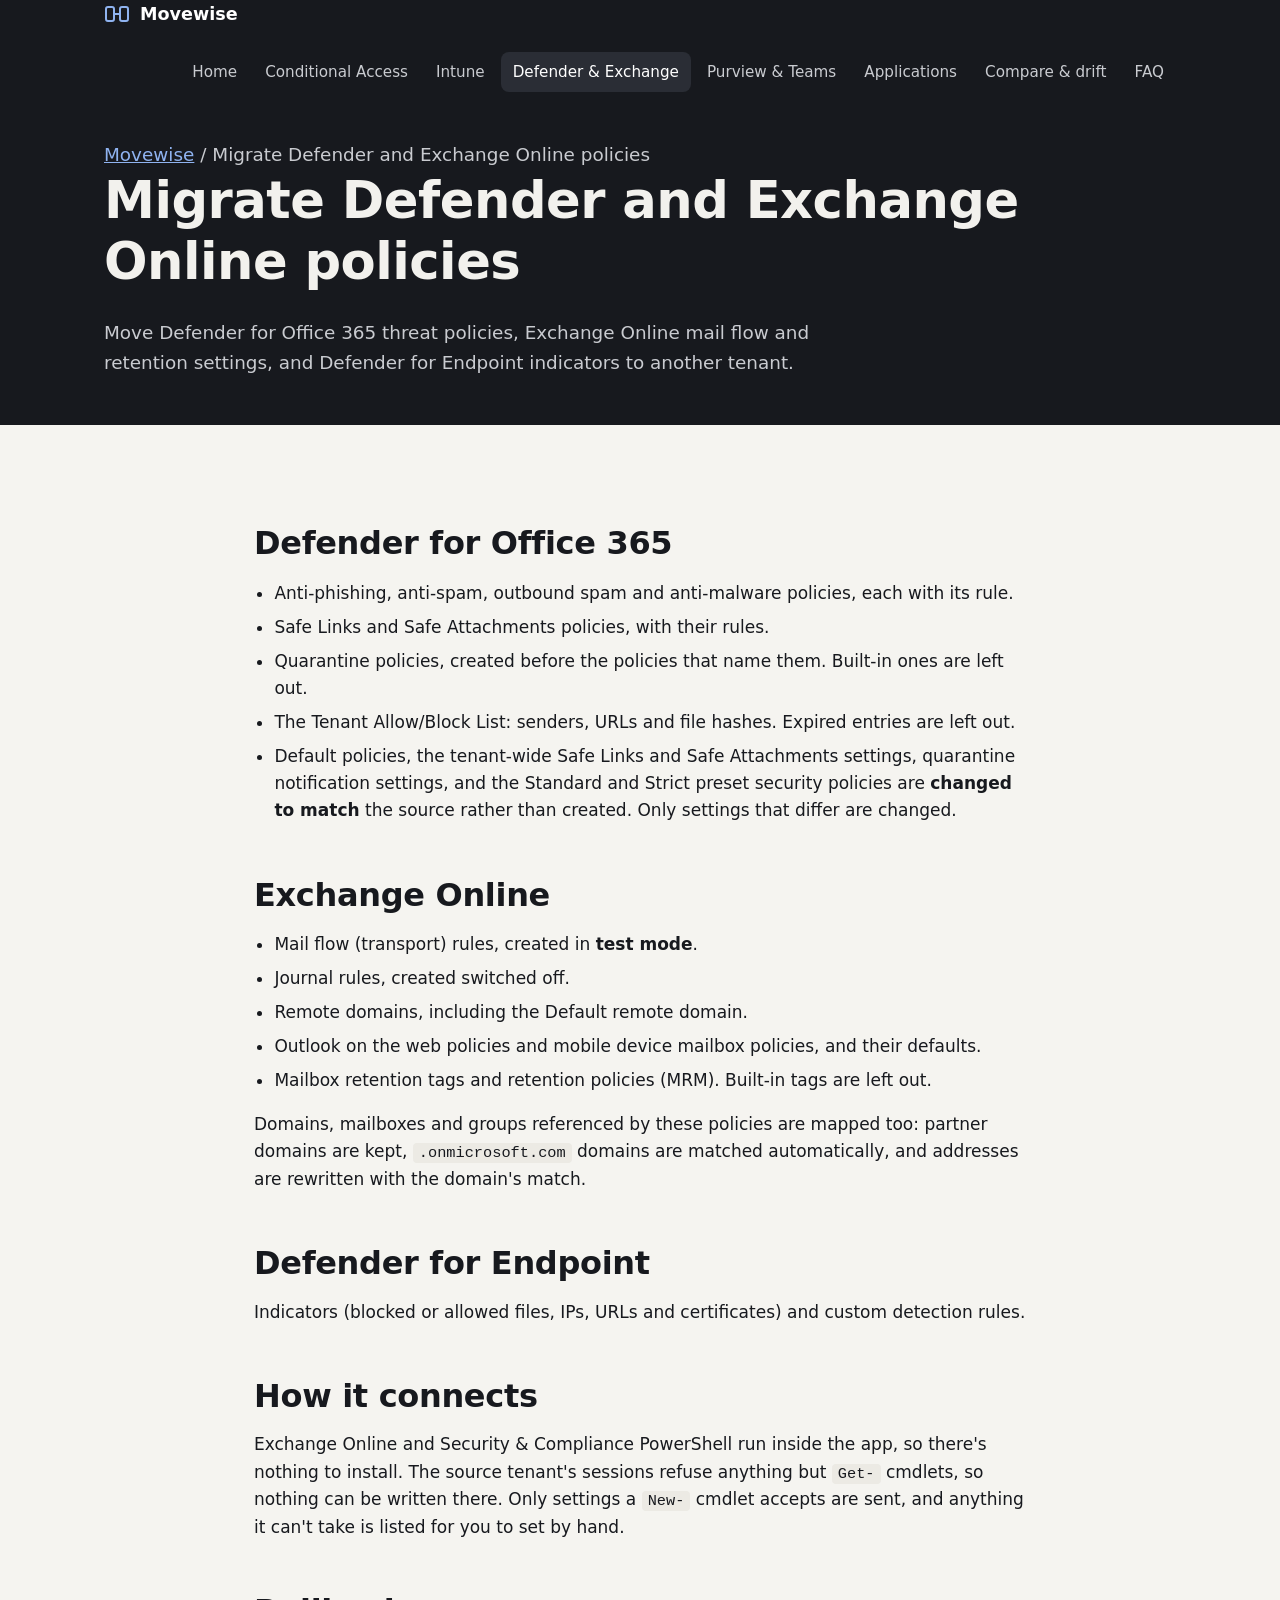
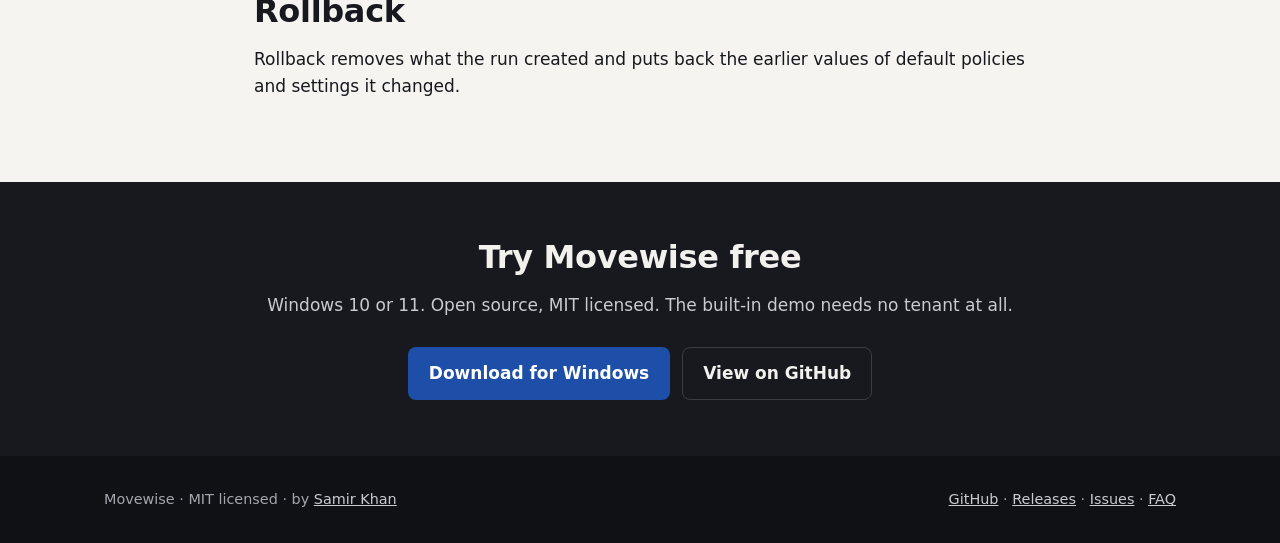
<file: site/defender-exchange.html>
<!doctype html>
<html lang="en">
<head>
<meta charset="utf-8">
<meta name="viewport" content="width=device-width, initial-scale=1">
<title>Migrate Defender for Office 365 and Exchange Online policies between tenants | Movewise</title>
<meta name="description" content="Migrate Defender for Office 365 anti-phishing, anti-spam, anti-malware, Safe Links and Safe Attachments policies, Tenant Allow/Block List, Exchange mail flow rules and Defender for Endpoint indicators to another tenant.">
<link rel="canonical" href="https://sameerk27.github.io/movewise/defender-exchange.html">
<link rel="icon" href="assets/icon.svg" type="image/svg+xml">
<meta property="og:type" content="article">
<meta property="og:site_name" content="Movewise">
<meta property="og:title" content="Migrate Defender for Office 365 and Exchange Online policies between tenants | Movewise">
<meta property="og:description" content="Migrate Defender for Office 365 anti-phishing, anti-spam, anti-malware, Safe Links and Safe Attachments policies, Tenant Allow/Block List, Exchange mail flow rules and Defender for Endpoint indicators to another tenant.">
<meta property="og:url" content="https://sameerk27.github.io/movewise/defender-exchange.html">
<meta property="og:image" content="https://sameerk27.github.io/movewise/img/og-movewise.png">
<meta name="twitter:card" content="summary_large_image">
<link rel="stylesheet" href="assets/site.css">
</head>
<body>
<header class="top">
  <div class="wrap">
    <a class="brand" href="./"><svg width="26" height="26" viewBox="0 0 26 26" fill="none" stroke="currentColor" stroke-width="2" stroke-linecap="round" aria-hidden="true"><rect x="2" y="6" width="8" height="14" rx="2"/><rect x="16" y="6" width="8" height="14" rx="2"/><path d="M10 13h6"/></svg>Movewise</a>
    <nav aria-label="Main">
      <a href="./">Home</a>
      <a href="conditional-access.html">Conditional Access</a>
      <a href="intune.html">Intune</a>
      <a href="defender-exchange.html" aria-current="page">Defender &amp; Exchange</a>
      <a href="purview-teams.html">Purview &amp; Teams</a>
      <a href="applications.html">Applications</a>
      <a href="compare-drift.html">Compare &amp; drift</a>
      <a href="faq.html">FAQ</a>
    </nav>
  </div>
</header>
<main>
<div class="page-head">
  <div class="wrap">
    <p class="crumbs"><a href="./">Movewise</a> / Migrate Defender and Exchange Online policies</p>
    <h1>Migrate Defender and Exchange Online policies</h1>
    <p>Move Defender for Office 365 threat policies, Exchange Online mail flow and retention settings, and Defender for Endpoint indicators to another tenant.</p>
  </div>
</div>
<article class="doc">
<h2>Defender for Office 365</h2>
<ul>
  <li>Anti-phishing, anti-spam, outbound spam and anti-malware policies, each with its rule.</li>
  <li>Safe Links and Safe Attachments policies, with their rules.</li>
  <li>Quarantine policies, created before the policies that name them. Built-in ones are left out.</li>
  <li>The Tenant Allow/Block List: senders, URLs and file hashes. Expired entries are left out.</li>
  <li>Default policies, the tenant-wide Safe Links and Safe Attachments settings, quarantine notification settings, and the Standard and Strict preset security policies are <b>changed to match</b> the source rather than created. Only settings that differ are changed.</li>
</ul>

<h2>Exchange Online</h2>
<ul>
  <li>Mail flow (transport) rules, created in <b>test mode</b>.</li>
  <li>Journal rules, created switched off.</li>
  <li>Remote domains, including the Default remote domain.</li>
  <li>Outlook on the web policies and mobile device mailbox policies, and their defaults.</li>
  <li>Mailbox retention tags and retention policies (MRM). Built-in tags are left out.</li>
</ul>
<p>Domains, mailboxes and groups referenced by these policies are mapped too: partner domains are kept, <code>.onmicrosoft.com</code> domains are matched automatically, and addresses are rewritten with the domain's match.</p>

<h2>Defender for Endpoint</h2>
<p>Indicators (blocked or allowed files, IPs, URLs and certificates) and custom detection rules.</p>

<h2>How it connects</h2>
<p>Exchange Online and Security &amp; Compliance PowerShell run inside the app, so there's nothing to install. The source tenant's sessions refuse anything but <code>Get-</code> cmdlets, so nothing can be written there. Only settings a <code>New-</code> cmdlet accepts are sent, and anything it can't take is listed for you to set by hand.</p>

<h2>Rollback</h2>
<p>Rollback removes what the run created and puts back the earlier values of default policies and settings it changed.</p>
</article>
<section class="cta">
  <div class="wrap">
    <h2>Try Movewise free</h2>
    <p>Windows 10 or 11. Open source, MIT licensed. The built-in demo needs no tenant at all.</p>
    <div class="actions">
      <a class="btn primary" href="https://github.com/sameerk27/movewise/releases/latest">Download for Windows</a>
      <a class="btn ghost" href="https://github.com/sameerk27/movewise">View on GitHub</a>
    </div>
  </div>
</section>
</main>
<footer>
  <div class="wrap">
    <span>Movewise · MIT licensed · by <a href="https://github.com/sameerk27">Samir Khan</a></span>
    <span><a href="https://github.com/sameerk27/movewise">GitHub</a> · <a href="https://github.com/sameerk27/movewise/releases">Releases</a> · <a href="https://github.com/sameerk27/movewise/issues">Issues</a> · <a href="faq.html">FAQ</a></span>
  </div>
</footer>
</body>
</html>
</file>
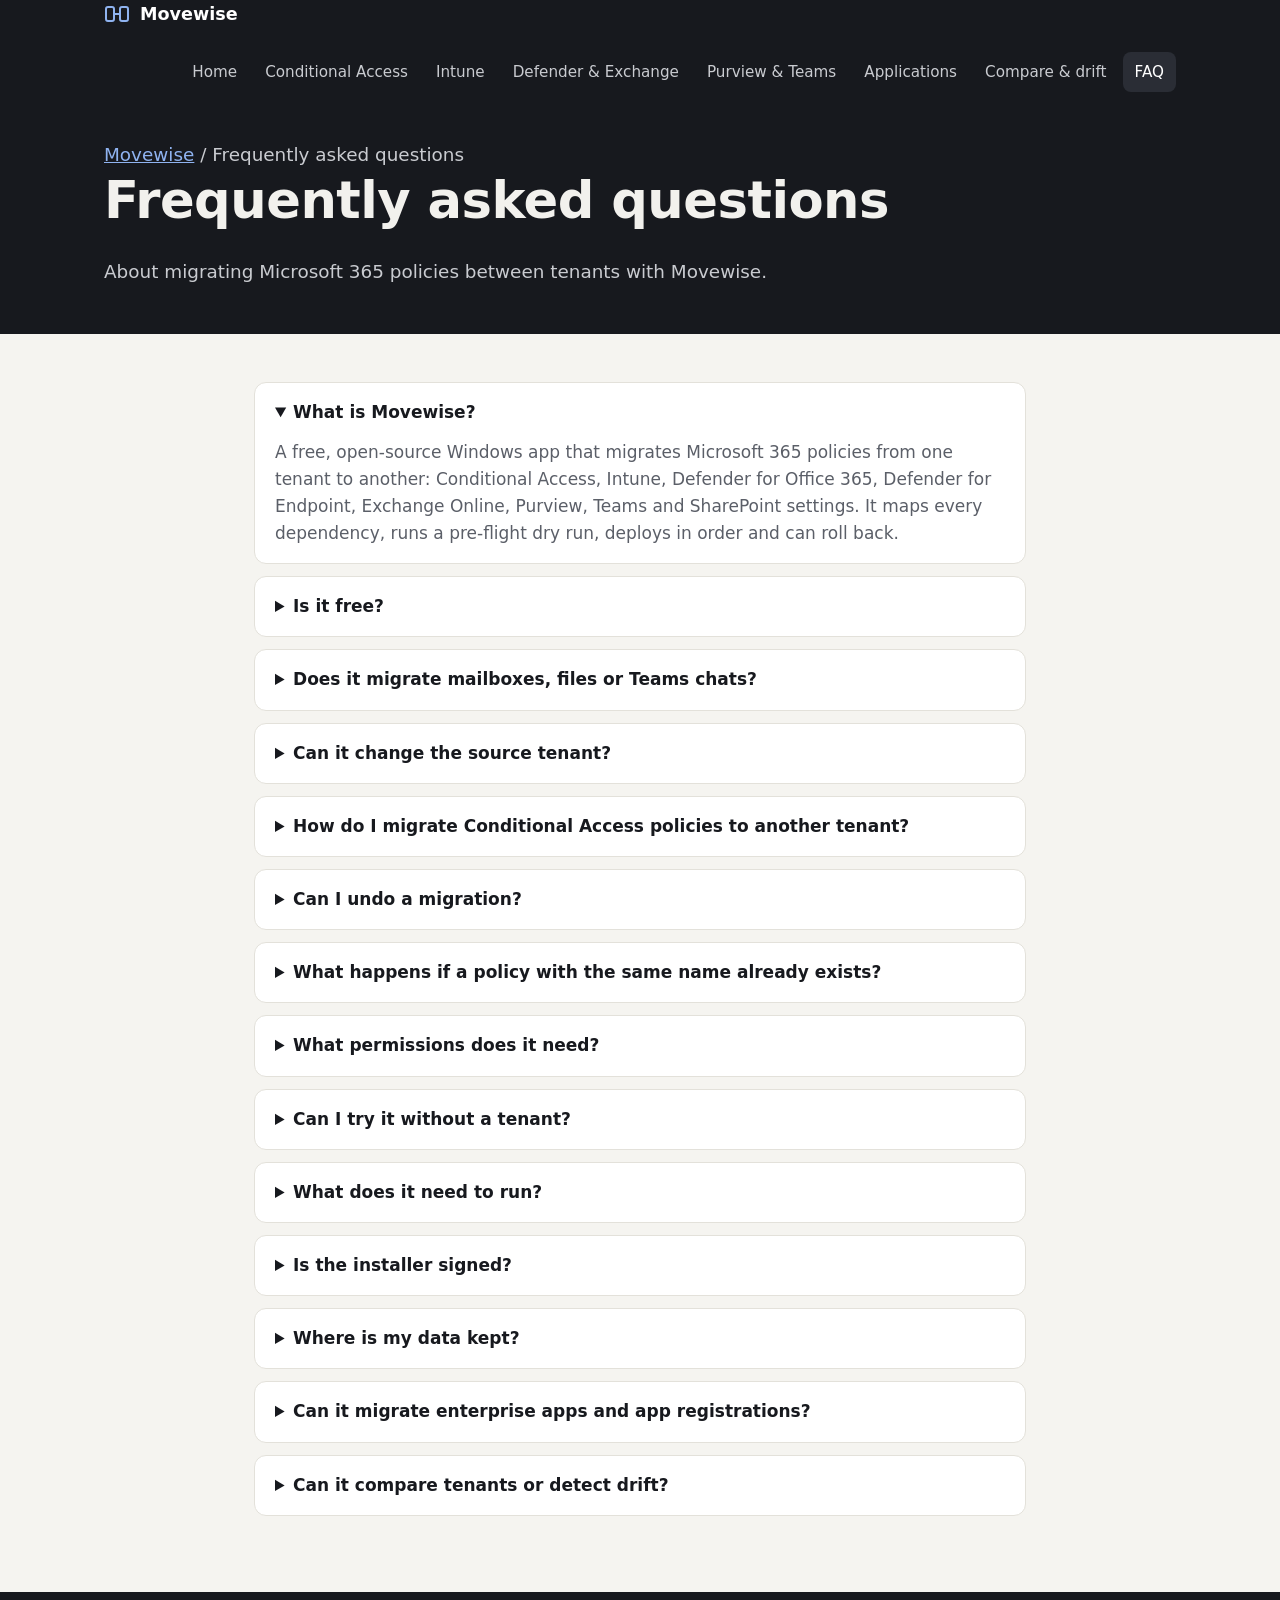
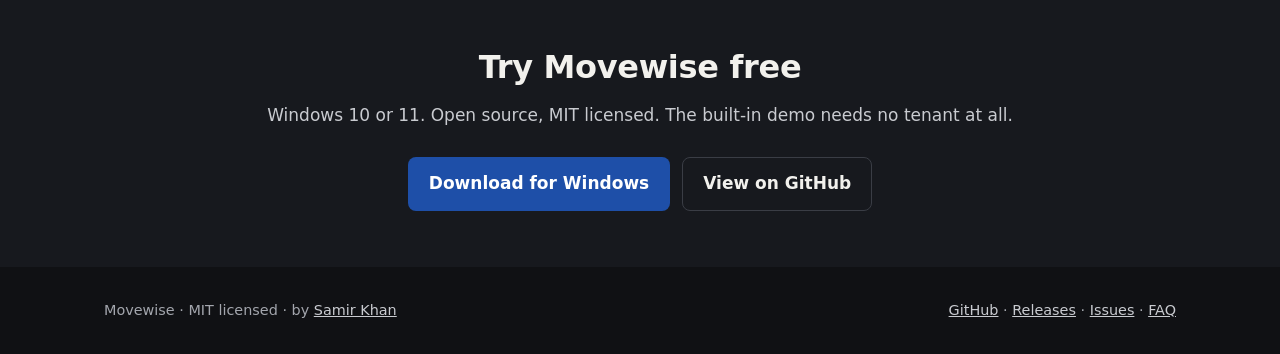
<file: site/faq.html>
<!doctype html>
<html lang="en">
<head>
<meta charset="utf-8">
<meta name="viewport" content="width=device-width, initial-scale=1">
<title>Movewise FAQ: Microsoft 365 tenant-to-tenant policy migration</title>
<meta name="description" content="Answers about Movewise: what it migrates, whether it is free, whether it changes the source tenant, rollback, permissions, the demo, and what it does not migrate.">
<link rel="canonical" href="https://sameerk27.github.io/movewise/faq.html">
<link rel="icon" href="assets/icon.svg" type="image/svg+xml">
<meta property="og:type" content="article">
<meta property="og:site_name" content="Movewise">
<meta property="og:title" content="Movewise FAQ: Microsoft 365 tenant-to-tenant policy migration">
<meta property="og:description" content="Answers about Movewise: what it migrates, whether it is free, whether it changes the source tenant, rollback, permissions, the demo, and what it does not migrate.">
<meta property="og:url" content="https://sameerk27.github.io/movewise/faq.html">
<meta property="og:image" content="https://sameerk27.github.io/movewise/img/og-movewise.png">
<meta name="twitter:card" content="summary_large_image">
<link rel="stylesheet" href="assets/site.css">
<script type="application/ld+json">
{
  "@context": "https://schema.org",
  "@type": "FAQPage",
  "mainEntity": [
    { "@type": "Question", "name": "What is Movewise?", "acceptedAnswer": { "@type": "Answer", "text": "Movewise is a free, open-source Windows app that migrates Microsoft 365 policies from one tenant to another: Conditional Access, Intune, Defender for Office 365, Defender for Endpoint, Exchange Online, Purview, Teams and SharePoint settings. It maps every dependency, runs a pre-flight dry run, deploys in order and can roll back." } },
    { "@type": "Question", "name": "Is Movewise free?", "acceptedAnswer": { "@type": "Answer", "text": "Yes. Movewise is free and open source under the MIT license. The source code and releases are on GitHub." } },
    { "@type": "Question", "name": "Does Movewise migrate mailboxes or files?", "acceptedAnswer": { "@type": "Answer", "text": "No. Movewise migrates policies and settings only. Mailboxes, OneDrive and SharePoint files, Teams chats and other user data need a separate data migration tool." } },
    { "@type": "Question", "name": "Can Movewise change the source tenant?", "acceptedAnswer": { "@type": "Answer", "text": "No. The source tenant only ever gets read-only clients: its Microsoft Graph client has no write methods, and its PowerShell sessions refuse anything but Get cmdlets." } },
    { "@type": "Question", "name": "How do I migrate Conditional Access policies to another tenant?", "acceptedAnswer": { "@type": "Answer", "text": "With Movewise, sign in to both tenants, choose the Conditional Access policies on Discover, match the groups, users, apps, named locations and authentication strengths they use on the Map screen, check the pre-flight dry run, and deploy. Every Conditional Access policy is created in report-only mode." } },
    { "@type": "Question", "name": "Can I undo a migration?", "acceptedAnswer": { "@type": "Answer", "text": "Yes. Every deployment is a run that can be rolled back. Rollback deletes only the objects the run created and puts back the earlier values of settings it changed. Nothing that was in the destination before is deleted." } },
    { "@type": "Question", "name": "Can I try Movewise without a tenant?", "acceptedAnswer": { "@type": "Answer", "text": "Yes. Try the demo on the Connect screen connects two built-in sample tenants, Contoso and Fabrikam, that live only on your PC. Every step works, including deploy and rollback." } },
    { "@type": "Question", "name": "What does Movewise need to run?", "acceptedAnswer": { "@type": "Answer", "text": "64-bit Windows 10 or 11 and admin accounts in both tenants. .NET and the Exchange Online and Teams PowerShell modules are included in the installer." } }
  ]
}
</script>
</head>
<body>
<header class="top">
  <div class="wrap">
    <a class="brand" href="./"><svg width="26" height="26" viewBox="0 0 26 26" fill="none" stroke="currentColor" stroke-width="2" stroke-linecap="round" aria-hidden="true"><rect x="2" y="6" width="8" height="14" rx="2"/><rect x="16" y="6" width="8" height="14" rx="2"/><path d="M10 13h6"/></svg>Movewise</a>
    <nav aria-label="Main">
      <a href="./">Home</a>
      <a href="conditional-access.html">Conditional Access</a>
      <a href="intune.html">Intune</a>
      <a href="defender-exchange.html">Defender &amp; Exchange</a>
      <a href="purview-teams.html">Purview &amp; Teams</a>
      <a href="applications.html">Applications</a>
      <a href="compare-drift.html">Compare &amp; drift</a>
      <a href="faq.html" aria-current="page">FAQ</a>
    </nav>
  </div>
</header>
<main>
<div class="page-head">
  <div class="wrap">
    <p class="crumbs"><a href="./">Movewise</a> / Frequently asked questions</p>
    <h1>Frequently asked questions</h1>
    <p>About migrating Microsoft 365 policies between tenants with Movewise.</p>
  </div>
</div>
<article class="doc">
<details open><summary>What is Movewise?</summary><p>A free, open-source Windows app that migrates Microsoft 365 policies from one tenant to another: Conditional Access, Intune, Defender for Office 365, Defender for Endpoint, Exchange Online, Purview, Teams and SharePoint settings. It maps every dependency, runs a pre-flight dry run, deploys in order and can roll back.</p></details>
<details><summary>Is it free?</summary><p>Yes. Movewise is free and open source under the MIT license. The source code and releases are <a href="https://github.com/sameerk27/movewise">on GitHub</a>.</p></details>
<details><summary>Does it migrate mailboxes, files or Teams chats?</summary><p>No. Movewise migrates policies and settings only. Mailboxes, OneDrive and SharePoint files, Teams chats and other user data need a separate data migration tool.</p></details>
<details><summary>Can it change the source tenant?</summary><p>No. The source tenant only ever gets read-only clients: its Microsoft Graph client has no write methods, and its PowerShell sessions refuse anything but <code>Get-</code> cmdlets.</p></details>
<details><summary>How do I migrate Conditional Access policies to another tenant?</summary><p>Sign in to both tenants, choose the policies on Discover, match the groups, users, apps, named locations and authentication strengths they use on the Map screen, check the pre-flight dry run, and deploy. Every Conditional Access policy is created in report-only mode. <a href="conditional-access.html">More on Conditional Access migration</a>.</p></details>
<details><summary>Can I undo a migration?</summary><p>Yes. Every deployment is a run that can be rolled back. Rollback deletes only the objects the run created and puts back the earlier values of settings it changed. Nothing that was in the destination before is deleted.</p></details>
<details><summary>What happens if a policy with the same name already exists?</summary><p>Pre-flight lists name conflicts. For each one you choose to skip it, create it with a suffix, or update the existing policy in place, in which case only the settings that differ are changed, and rollback puts the policy back.</p></details>
<details><summary>What permissions does it need?</summary><p>Admin accounts in both tenants. When you first sign in to the destination, Movewise sets up its app registration there. You can use your own registration instead. The full list of permissions is in the <a href="https://github.com/sameerk27/movewise/blob/master/docs/app-registration.md">app registration guide</a>.</p></details>
<details><summary>Can I try it without a tenant?</summary><p>Yes. <b>Try the demo</b> on the Connect screen connects two built-in sample tenants, Contoso and Fabrikam, that live only on your PC. Every step works, including deploy and rollback.</p></details>
<details><summary>What does it need to run?</summary><p>64-bit Windows 10 or 11. .NET and the Exchange Online and Teams PowerShell modules are included in the installer, which installs for the current user with no admin rights needed.</p></details>
<details><summary>Is the installer signed?</summary><p>Not yet. Current releases are unsigned test builds, so Windows SmartScreen warns when the installer runs. Try it against test tenants first.</p></details>
<details><summary>Where is my data kept?</summary><p>On your PC, under <code>%LOCALAPPDATA%\MovewiseData</code>: saved exports, deployment runs, snapshots, baselines and support logs. Support logs have tokens, email addresses, tenant domains and IP addresses removed.</p></details>
<details><summary>Can it migrate enterprise apps and app registrations?</summary><p>Yes, since version 0.3.0. Enterprise apps keep their app ID; the source's own app registrations and gallery apps are recreated with a new one, and SAML apps get a new signing certificate. Owners and user and group assignments come with them, and Conditional Access policies are matched to the migrated apps. Admin consent is never granted for you, and secrets aren't copied. <a href="applications.html">More on application migration</a>.</p></details>
<details><summary>Can it compare tenants or detect drift?</summary><p>Yes. Compare shows differences between two tenants, or between a tenant and a snapshot of it. The drift monitor checks each tenant against its latest snapshot, and changes can be restored. <a href="compare-drift.html">More on compare and drift</a>.</p></details>
</article>
<section class="cta">
  <div class="wrap">
    <h2>Try Movewise free</h2>
    <p>Windows 10 or 11. Open source, MIT licensed. The built-in demo needs no tenant at all.</p>
    <div class="actions">
      <a class="btn primary" href="https://github.com/sameerk27/movewise/releases/latest">Download for Windows</a>
      <a class="btn ghost" href="https://github.com/sameerk27/movewise">View on GitHub</a>
    </div>
  </div>
</section>
</main>
<footer>
  <div class="wrap">
    <span>Movewise · MIT licensed · by <a href="https://github.com/sameerk27">Samir Khan</a></span>
    <span><a href="https://github.com/sameerk27/movewise">GitHub</a> · <a href="https://github.com/sameerk27/movewise/releases">Releases</a> · <a href="https://github.com/sameerk27/movewise/issues">Issues</a> · <a href="faq.html">FAQ</a></span>
  </div>
</footer>
</body>
</html>
</file>
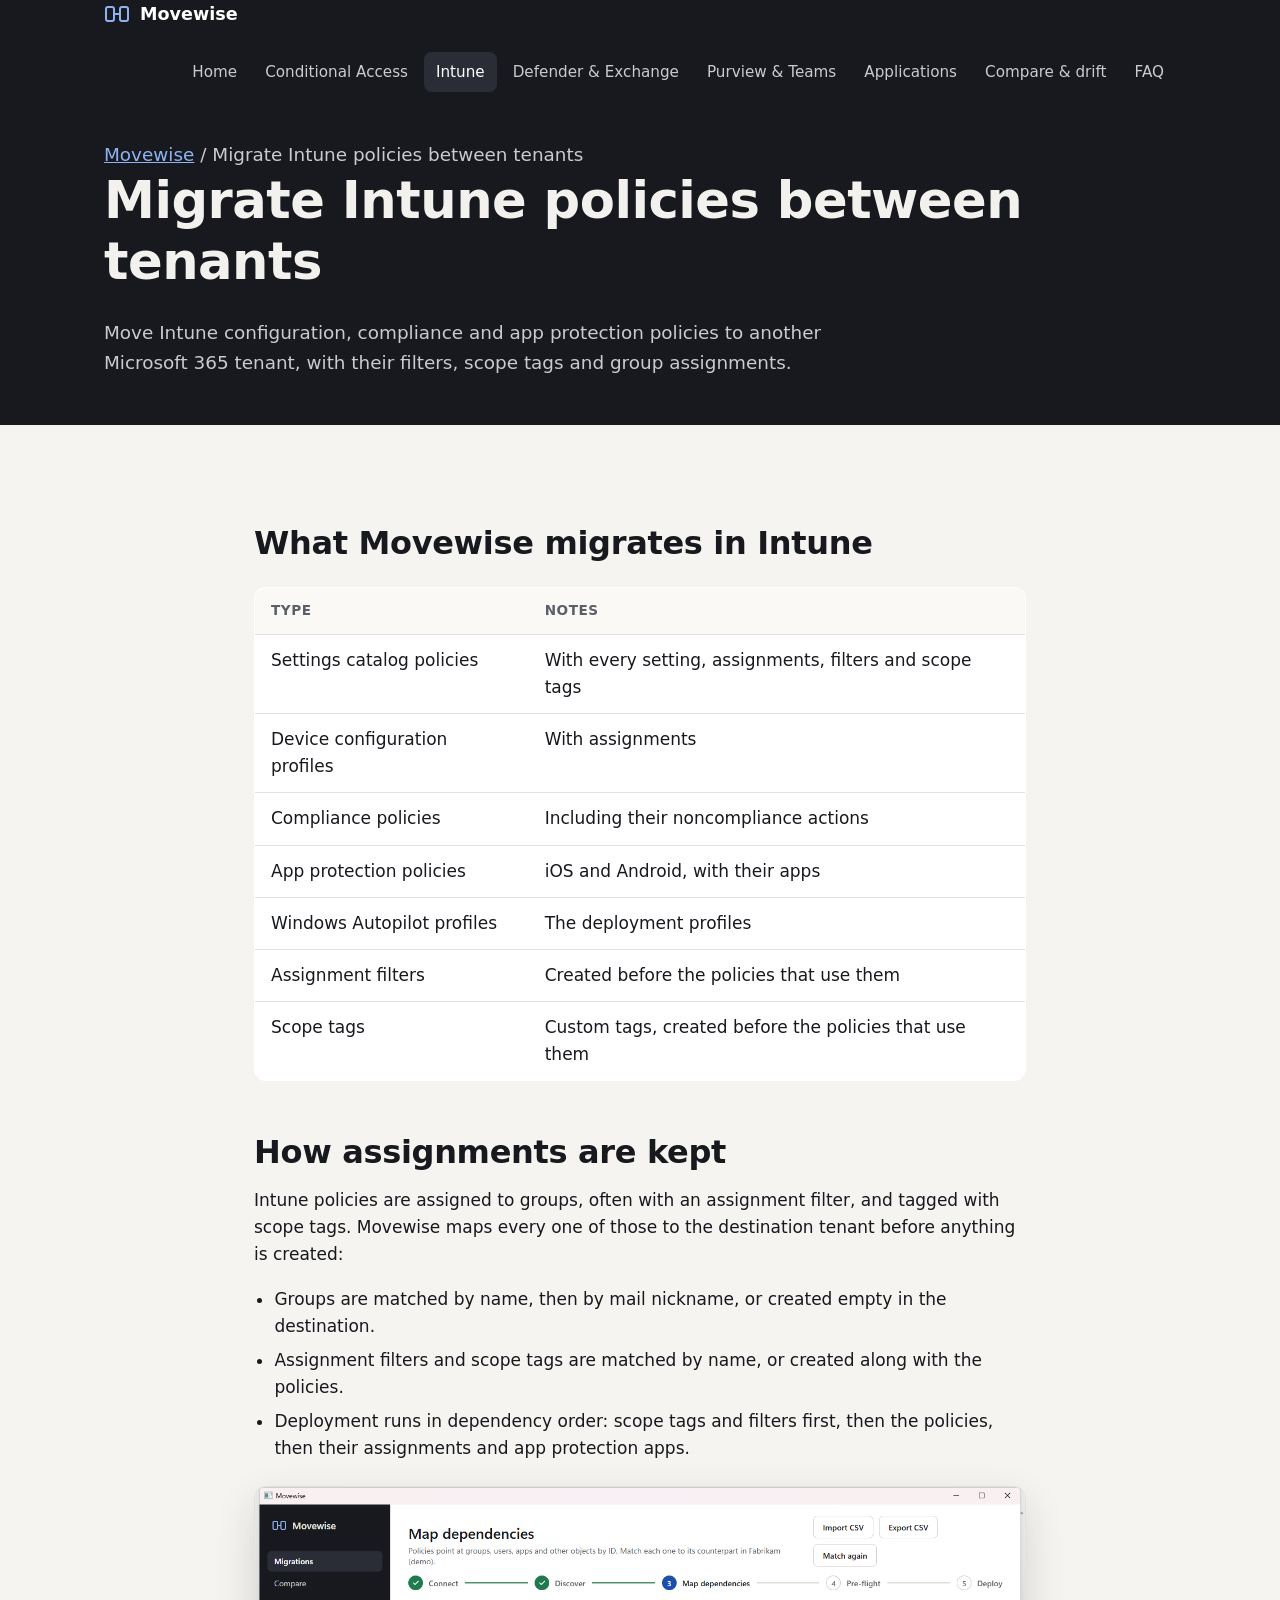
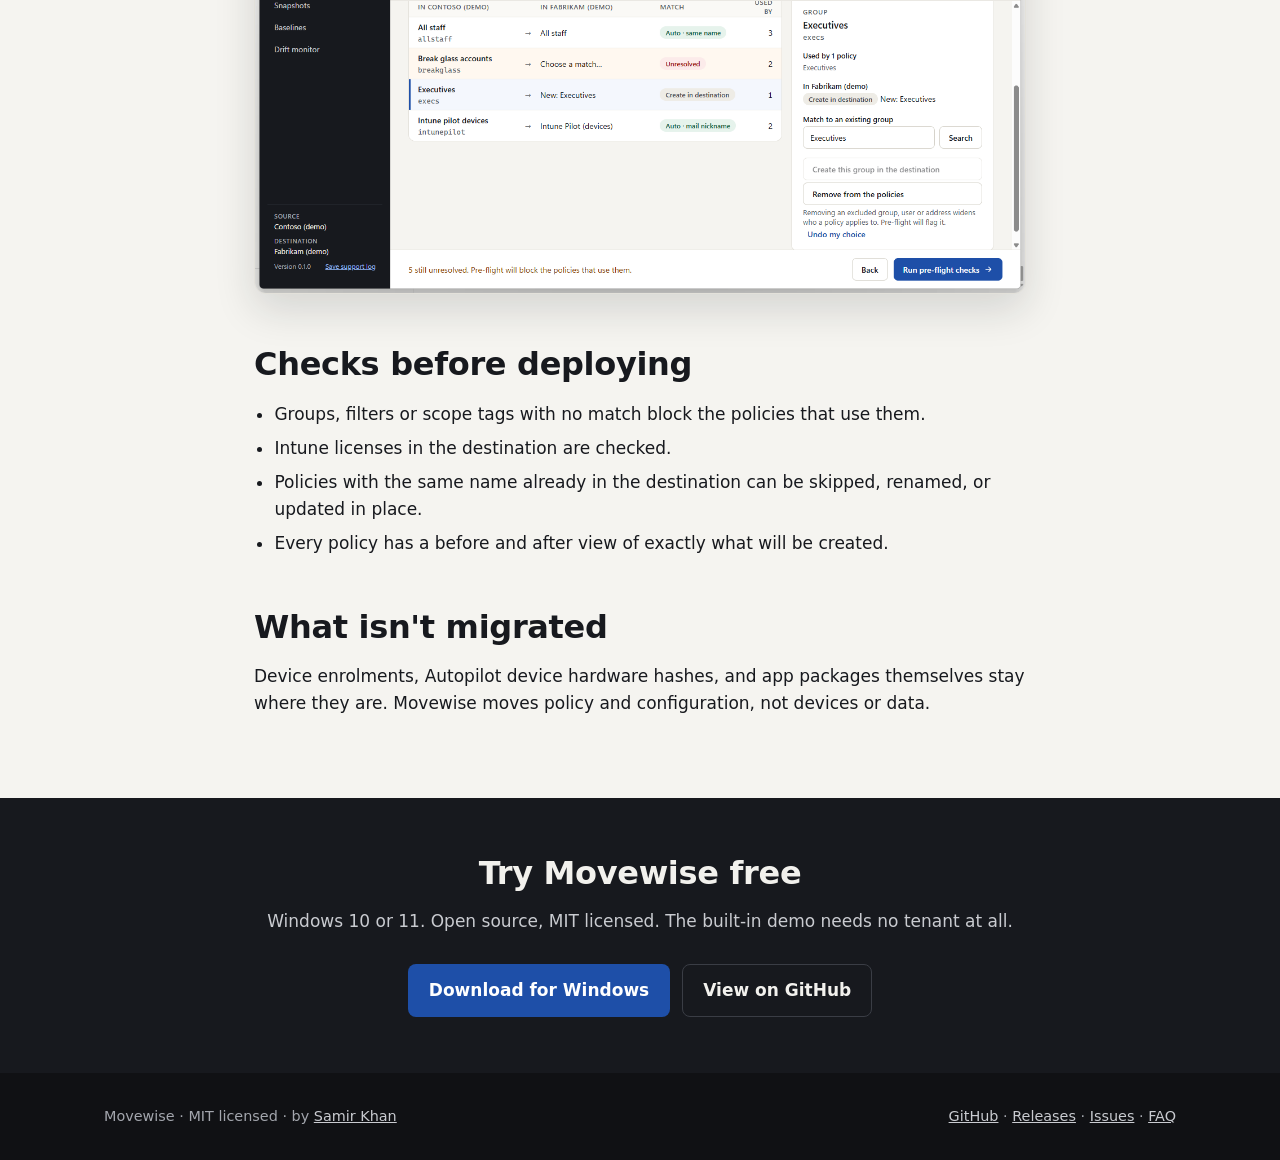
<file: site/intune.html>
<!doctype html>
<html lang="en">
<head>
<meta charset="utf-8">
<meta name="viewport" content="width=device-width, initial-scale=1">
<title>Migrate Intune policies to another tenant | Movewise</title>
<meta name="description" content="Migrate Microsoft Intune configuration profiles, settings catalog, compliance, app protection, Autopilot profiles, assignment filters and scope tags between tenants, with their group assignments.">
<link rel="canonical" href="https://sameerk27.github.io/movewise/intune.html">
<link rel="icon" href="assets/icon.svg" type="image/svg+xml">
<meta property="og:type" content="article">
<meta property="og:site_name" content="Movewise">
<meta property="og:title" content="Migrate Intune policies to another tenant | Movewise">
<meta property="og:description" content="Migrate Microsoft Intune configuration profiles, settings catalog, compliance, app protection, Autopilot profiles, assignment filters and scope tags between tenants, with their group assignments.">
<meta property="og:url" content="https://sameerk27.github.io/movewise/intune.html">
<meta property="og:image" content="https://sameerk27.github.io/movewise/img/og-movewise.png">
<meta name="twitter:card" content="summary_large_image">
<link rel="stylesheet" href="assets/site.css">
</head>
<body>
<header class="top">
  <div class="wrap">
    <a class="brand" href="./"><svg width="26" height="26" viewBox="0 0 26 26" fill="none" stroke="currentColor" stroke-width="2" stroke-linecap="round" aria-hidden="true"><rect x="2" y="6" width="8" height="14" rx="2"/><rect x="16" y="6" width="8" height="14" rx="2"/><path d="M10 13h6"/></svg>Movewise</a>
    <nav aria-label="Main">
      <a href="./">Home</a>
      <a href="conditional-access.html">Conditional Access</a>
      <a href="intune.html" aria-current="page">Intune</a>
      <a href="defender-exchange.html">Defender &amp; Exchange</a>
      <a href="purview-teams.html">Purview &amp; Teams</a>
      <a href="applications.html">Applications</a>
      <a href="compare-drift.html">Compare &amp; drift</a>
      <a href="faq.html">FAQ</a>
    </nav>
  </div>
</header>
<main>
<div class="page-head">
  <div class="wrap">
    <p class="crumbs"><a href="./">Movewise</a> / Migrate Intune policies between tenants</p>
    <h1>Migrate Intune policies between tenants</h1>
    <p>Move Intune configuration, compliance and app protection policies to another Microsoft 365 tenant, with their filters, scope tags and group assignments.</p>
  </div>
</div>
<article class="doc">
<h2>What Movewise migrates in Intune</h2>
<table>
  <thead><tr><th>Type</th><th>Notes</th></tr></thead>
  <tbody>
    <tr><td>Settings catalog policies</td><td>With every setting, assignments, filters and scope tags</td></tr>
    <tr><td>Device configuration profiles</td><td>With assignments</td></tr>
    <tr><td>Compliance policies</td><td>Including their noncompliance actions</td></tr>
    <tr><td>App protection policies</td><td>iOS and Android, with their apps</td></tr>
    <tr><td>Windows Autopilot profiles</td><td>The deployment profiles</td></tr>
    <tr><td>Assignment filters</td><td>Created before the policies that use them</td></tr>
    <tr><td>Scope tags</td><td>Custom tags, created before the policies that use them</td></tr>
  </tbody>
</table>

<h2>How assignments are kept</h2>
<p>Intune policies are assigned to groups, often with an assignment filter, and tagged with scope tags. Movewise maps every one of those to the destination tenant before anything is created:</p>
<ul>
  <li>Groups are matched by name, then by mail nickname, or created empty in the destination.</li>
  <li>Assignment filters and scope tags are matched by name, or created along with the policies.</li>
  <li>Deployment runs in dependency order: scope tags and filters first, then the policies, then their assignments and app protection apps.</li>
</ul>
<img class="shot" src="img/map.png" width="1366" height="720" loading="lazy" alt="Movewise Map dependencies screen matching groups between two tenants">

<h2>Checks before deploying</h2>
<ul>
  <li>Groups, filters or scope tags with no match block the policies that use them.</li>
  <li>Intune licenses in the destination are checked.</li>
  <li>Policies with the same name already in the destination can be skipped, renamed, or updated in place.</li>
  <li>Every policy has a before and after view of exactly what will be created.</li>
</ul>

<h2>What isn't migrated</h2>
<p>Device enrolments, Autopilot device hardware hashes, and app packages themselves stay where they are. Movewise moves policy and configuration, not devices or data.</p>
</article>
<section class="cta">
  <div class="wrap">
    <h2>Try Movewise free</h2>
    <p>Windows 10 or 11. Open source, MIT licensed. The built-in demo needs no tenant at all.</p>
    <div class="actions">
      <a class="btn primary" href="https://github.com/sameerk27/movewise/releases/latest">Download for Windows</a>
      <a class="btn ghost" href="https://github.com/sameerk27/movewise">View on GitHub</a>
    </div>
  </div>
</section>
</main>
<footer>
  <div class="wrap">
    <span>Movewise · MIT licensed · by <a href="https://github.com/sameerk27">Samir Khan</a></span>
    <span><a href="https://github.com/sameerk27/movewise">GitHub</a> · <a href="https://github.com/sameerk27/movewise/releases">Releases</a> · <a href="https://github.com/sameerk27/movewise/issues">Issues</a> · <a href="faq.html">FAQ</a></span>
  </div>
</footer>
</body>
</html>
</file>
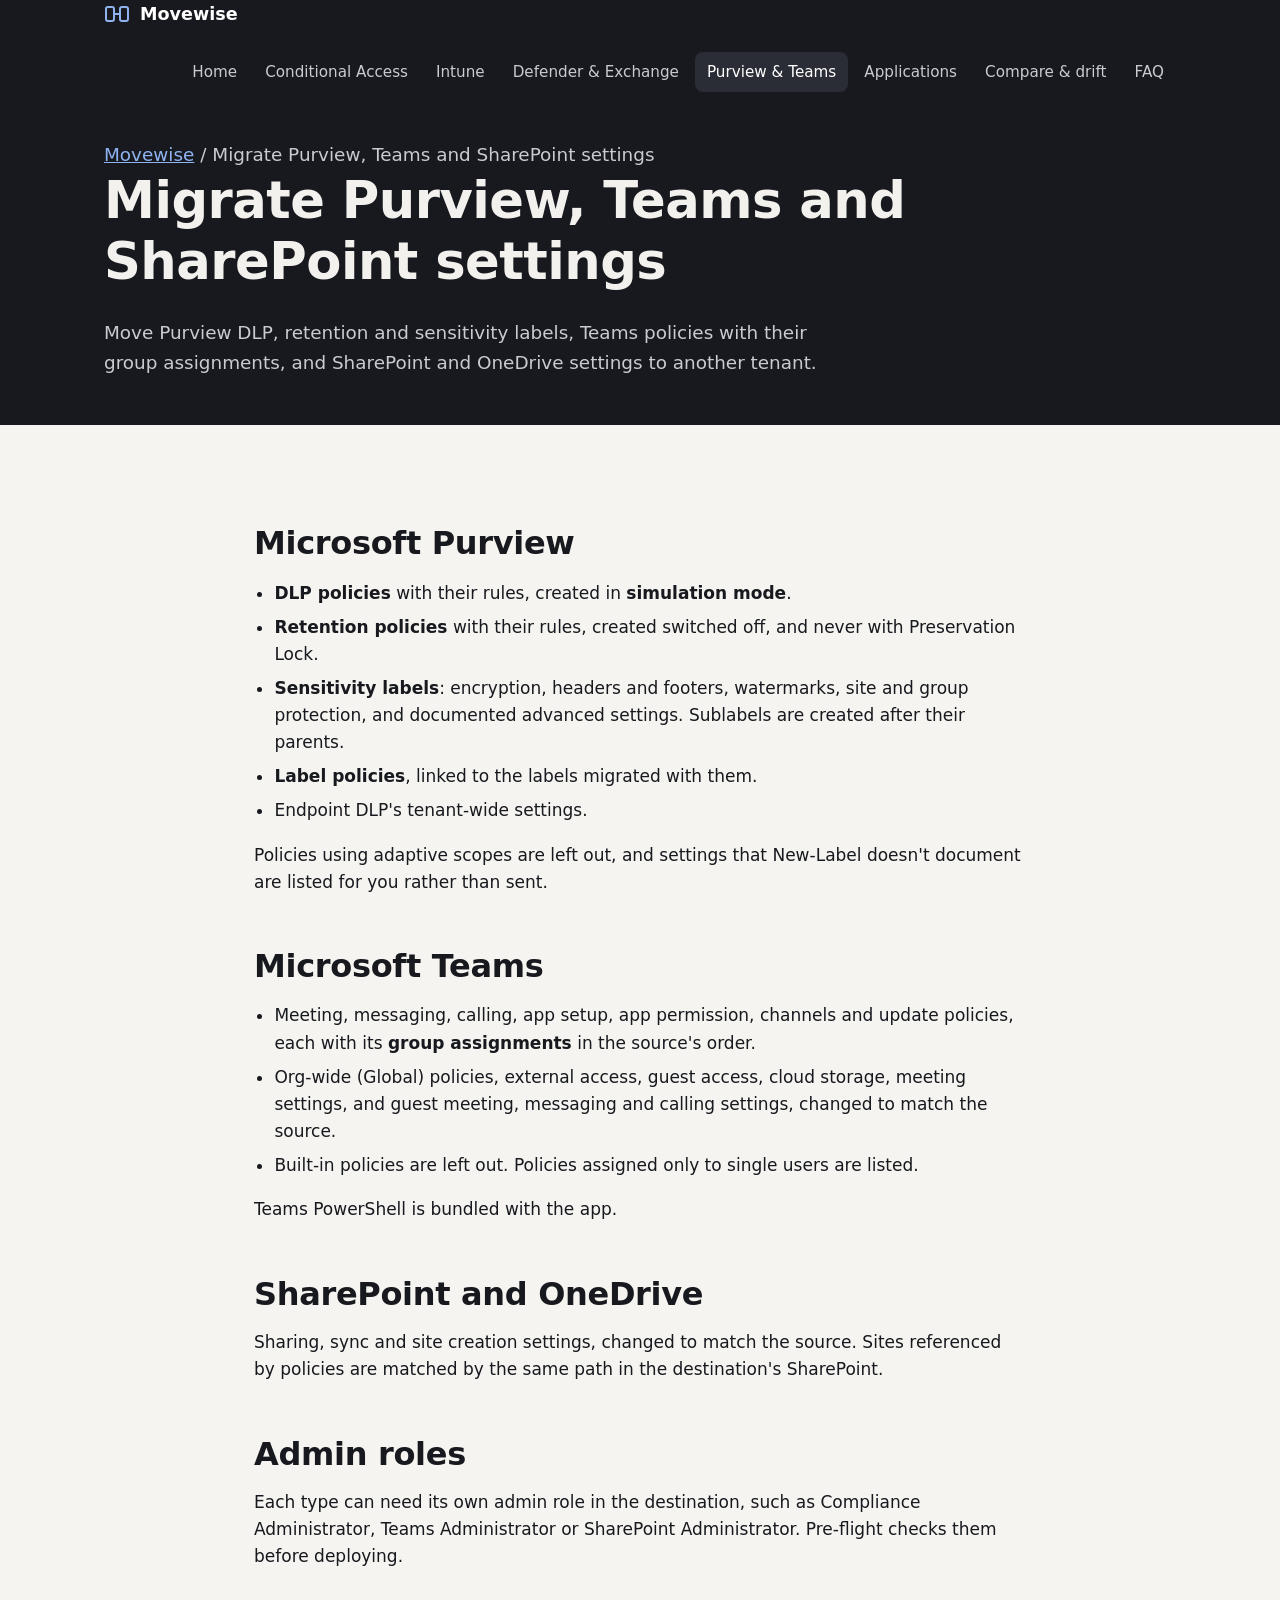
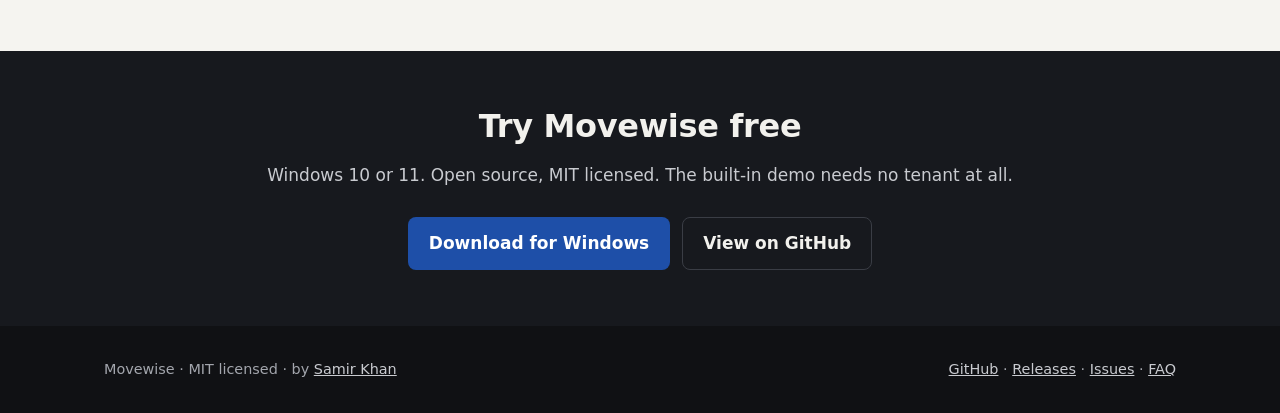
<file: site/purview-teams.html>
<!doctype html>
<html lang="en">
<head>
<meta charset="utf-8">
<meta name="viewport" content="width=device-width, initial-scale=1">
<title>Migrate Purview DLP, sensitivity labels and Teams policies between tenants | Movewise</title>
<meta name="description" content="Migrate Microsoft Purview DLP and retention policies, sensitivity labels and label policies, Teams meeting, messaging and calling policies, and SharePoint and OneDrive sharing settings to another tenant.">
<link rel="canonical" href="https://sameerk27.github.io/movewise/purview-teams.html">
<link rel="icon" href="assets/icon.svg" type="image/svg+xml">
<meta property="og:type" content="article">
<meta property="og:site_name" content="Movewise">
<meta property="og:title" content="Migrate Purview DLP, sensitivity labels and Teams policies between tenants | Movewise">
<meta property="og:description" content="Migrate Microsoft Purview DLP and retention policies, sensitivity labels and label policies, Teams meeting, messaging and calling policies, and SharePoint and OneDrive sharing settings to another tenant.">
<meta property="og:url" content="https://sameerk27.github.io/movewise/purview-teams.html">
<meta property="og:image" content="https://sameerk27.github.io/movewise/img/og-movewise.png">
<meta name="twitter:card" content="summary_large_image">
<link rel="stylesheet" href="assets/site.css">
</head>
<body>
<header class="top">
  <div class="wrap">
    <a class="brand" href="./"><svg width="26" height="26" viewBox="0 0 26 26" fill="none" stroke="currentColor" stroke-width="2" stroke-linecap="round" aria-hidden="true"><rect x="2" y="6" width="8" height="14" rx="2"/><rect x="16" y="6" width="8" height="14" rx="2"/><path d="M10 13h6"/></svg>Movewise</a>
    <nav aria-label="Main">
      <a href="./">Home</a>
      <a href="conditional-access.html">Conditional Access</a>
      <a href="intune.html">Intune</a>
      <a href="defender-exchange.html">Defender &amp; Exchange</a>
      <a href="purview-teams.html" aria-current="page">Purview &amp; Teams</a>
      <a href="applications.html">Applications</a>
      <a href="compare-drift.html">Compare &amp; drift</a>
      <a href="faq.html">FAQ</a>
    </nav>
  </div>
</header>
<main>
<div class="page-head">
  <div class="wrap">
    <p class="crumbs"><a href="./">Movewise</a> / Migrate Purview, Teams and SharePoint settings</p>
    <h1>Migrate Purview, Teams and SharePoint settings</h1>
    <p>Move Purview DLP, retention and sensitivity labels, Teams policies with their group assignments, and SharePoint and OneDrive settings to another tenant.</p>
  </div>
</div>
<article class="doc">
<h2>Microsoft Purview</h2>
<ul>
  <li><b>DLP policies</b> with their rules, created in <b>simulation mode</b>.</li>
  <li><b>Retention policies</b> with their rules, created switched off, and never with Preservation Lock.</li>
  <li><b>Sensitivity labels</b>: encryption, headers and footers, watermarks, site and group protection, and documented advanced settings. Sublabels are created after their parents.</li>
  <li><b>Label policies</b>, linked to the labels migrated with them.</li>
  <li>Endpoint DLP's tenant-wide settings.</li>
</ul>
<p>Policies using adaptive scopes are left out, and settings that New-Label doesn't document are listed for you rather than sent.</p>

<h2>Microsoft Teams</h2>
<ul>
  <li>Meeting, messaging, calling, app setup, app permission, channels and update policies, each with its <b>group assignments</b> in the source's order.</li>
  <li>Org-wide (Global) policies, external access, guest access, cloud storage, meeting settings, and guest meeting, messaging and calling settings, changed to match the source.</li>
  <li>Built-in policies are left out. Policies assigned only to single users are listed.</li>
</ul>
<p>Teams PowerShell is bundled with the app.</p>

<h2>SharePoint and OneDrive</h2>
<p>Sharing, sync and site creation settings, changed to match the source. Sites referenced by policies are matched by the same path in the destination's SharePoint.</p>

<h2>Admin roles</h2>
<p>Each type can need its own admin role in the destination, such as Compliance Administrator, Teams Administrator or SharePoint Administrator. Pre-flight checks them before deploying.</p>
</article>
<section class="cta">
  <div class="wrap">
    <h2>Try Movewise free</h2>
    <p>Windows 10 or 11. Open source, MIT licensed. The built-in demo needs no tenant at all.</p>
    <div class="actions">
      <a class="btn primary" href="https://github.com/sameerk27/movewise/releases/latest">Download for Windows</a>
      <a class="btn ghost" href="https://github.com/sameerk27/movewise">View on GitHub</a>
    </div>
  </div>
</section>
</main>
<footer>
  <div class="wrap">
    <span>Movewise · MIT licensed · by <a href="https://github.com/sameerk27">Samir Khan</a></span>
    <span><a href="https://github.com/sameerk27/movewise">GitHub</a> · <a href="https://github.com/sameerk27/movewise/releases">Releases</a> · <a href="https://github.com/sameerk27/movewise/issues">Issues</a> · <a href="faq.html">FAQ</a></span>
  </div>
</footer>
</body>
</html>
</file>
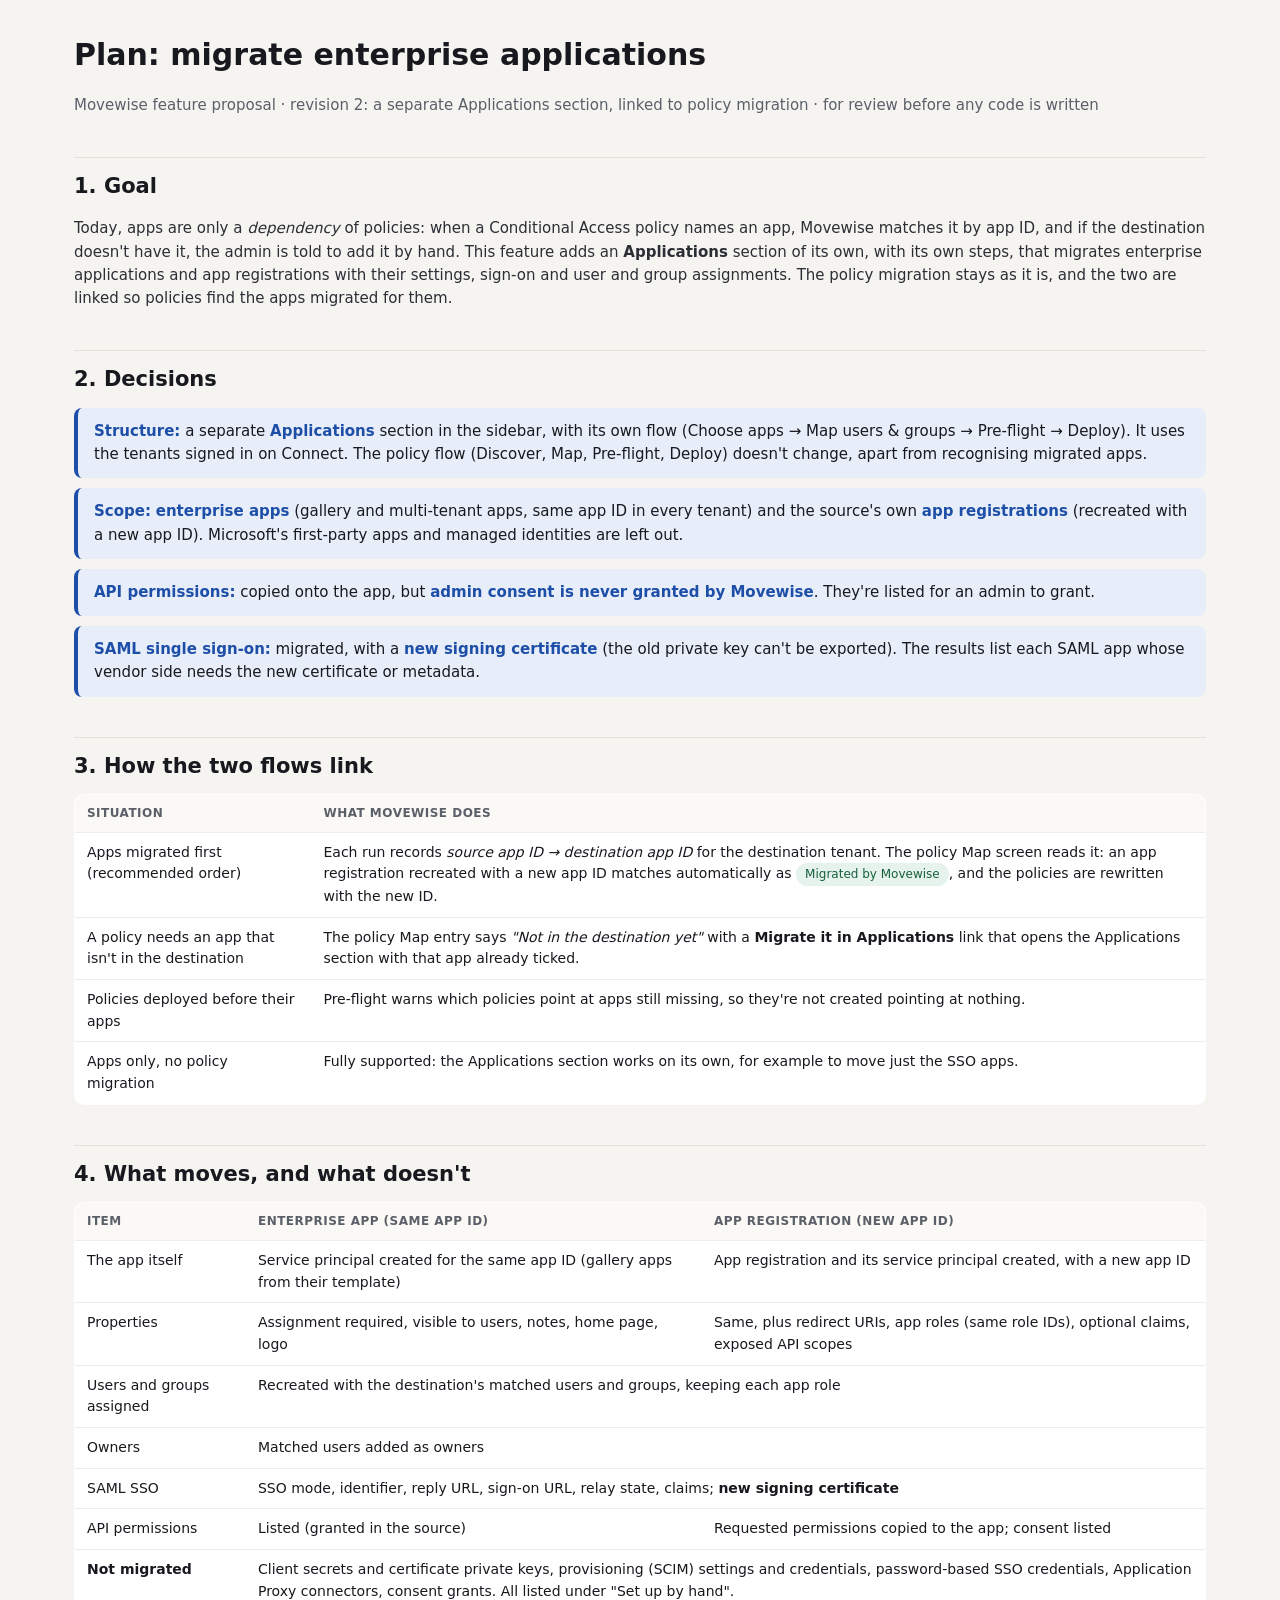
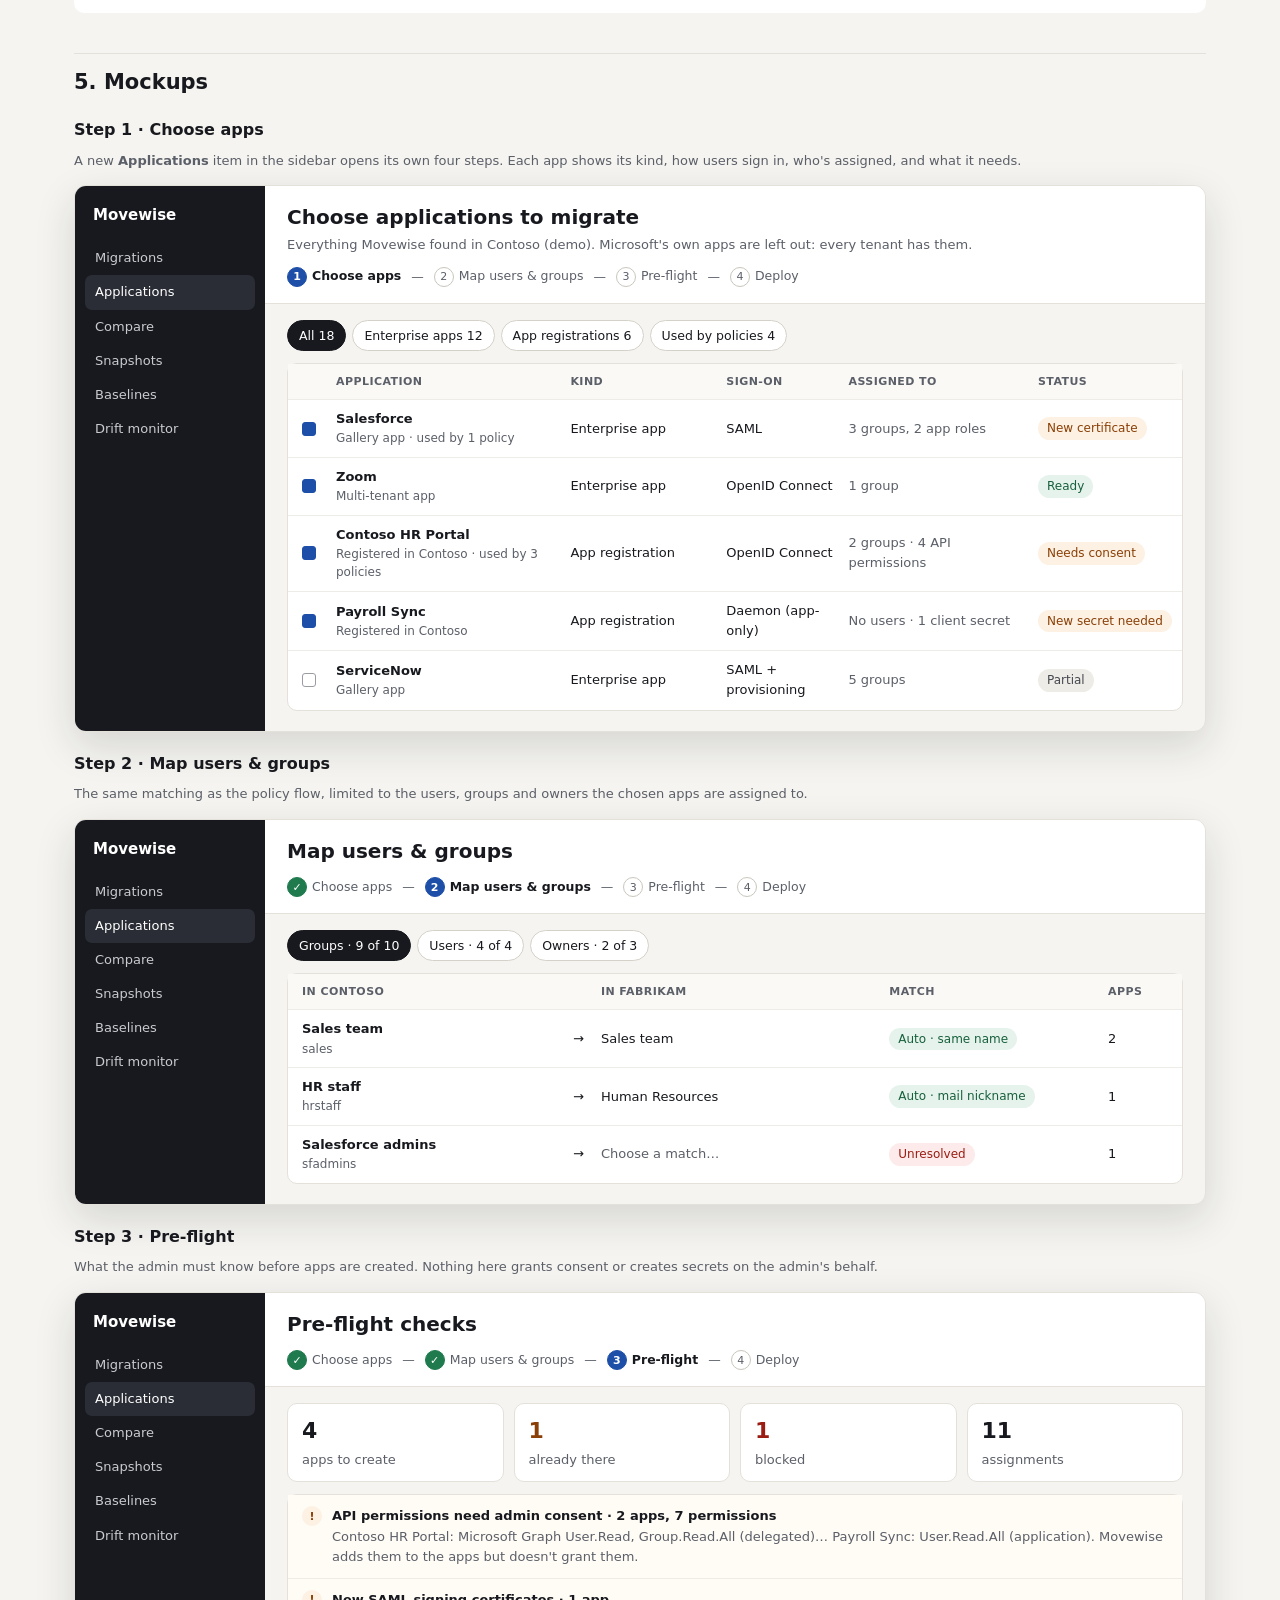
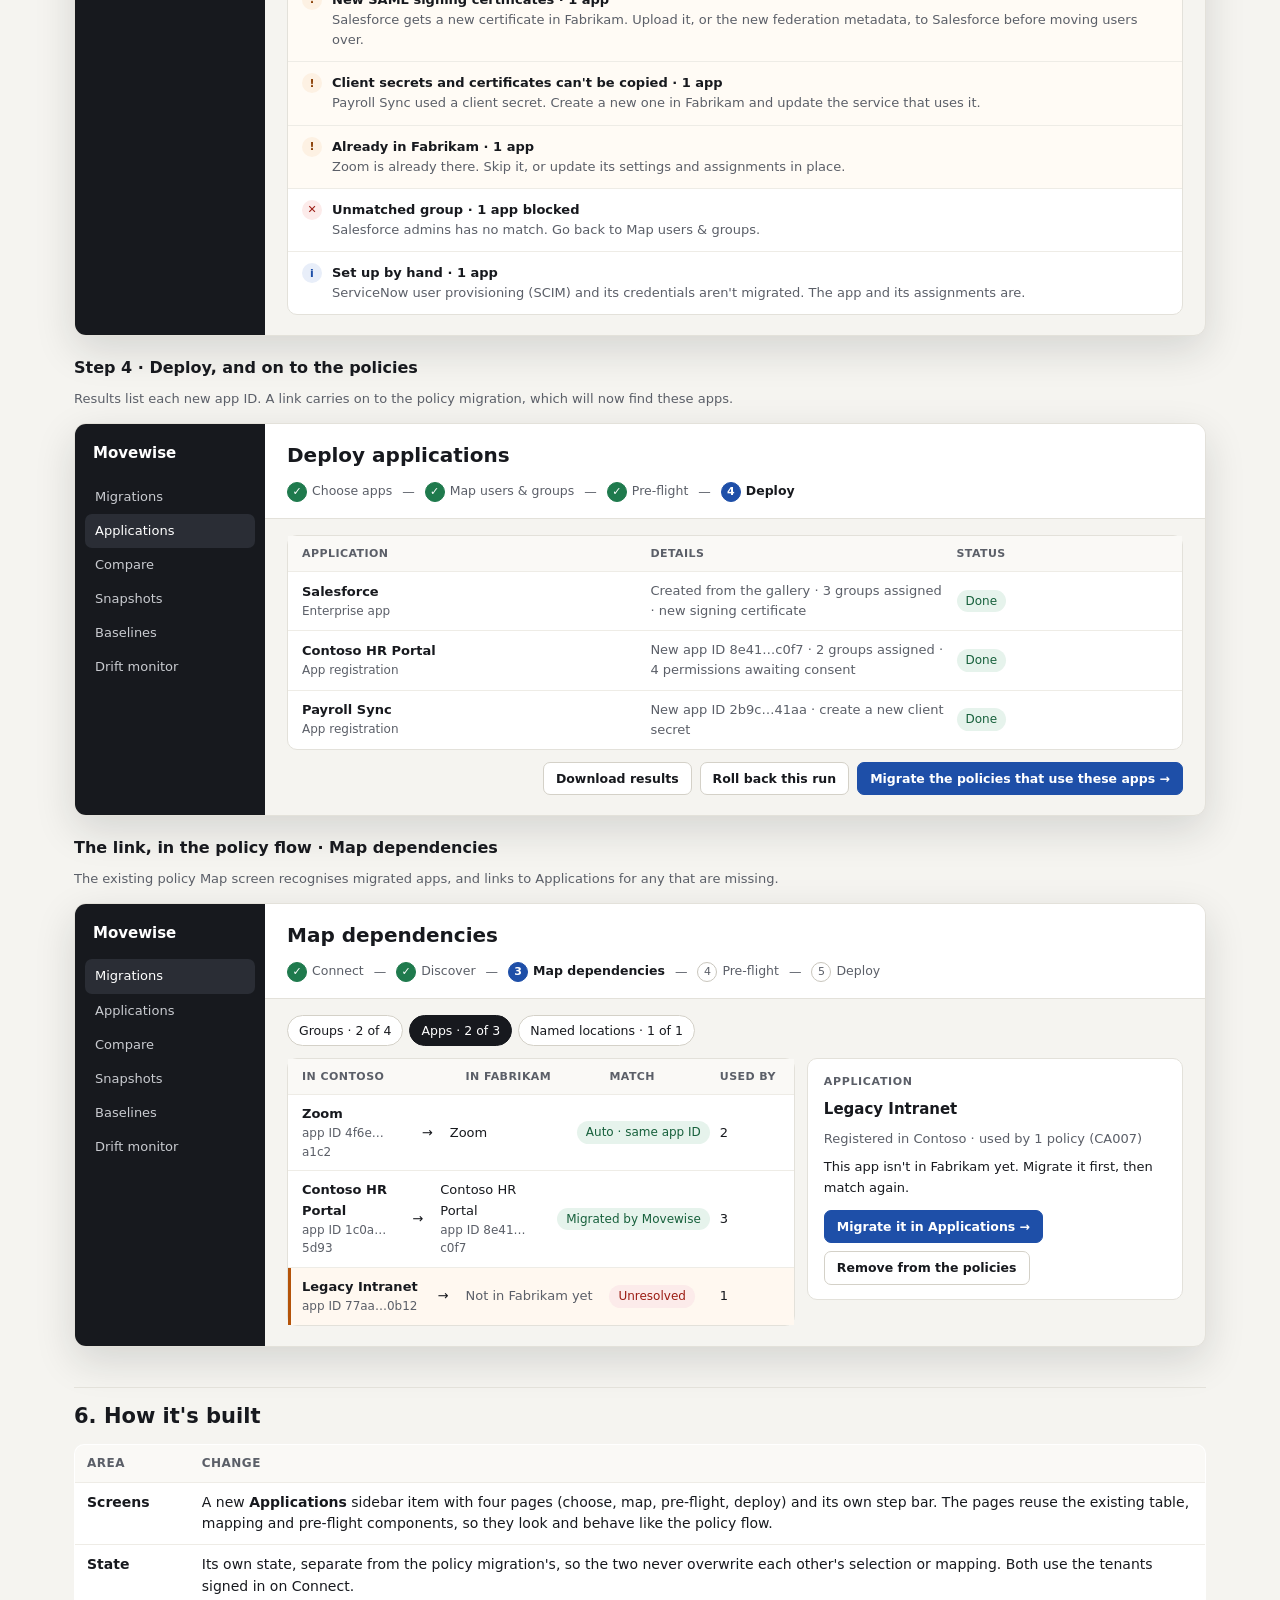
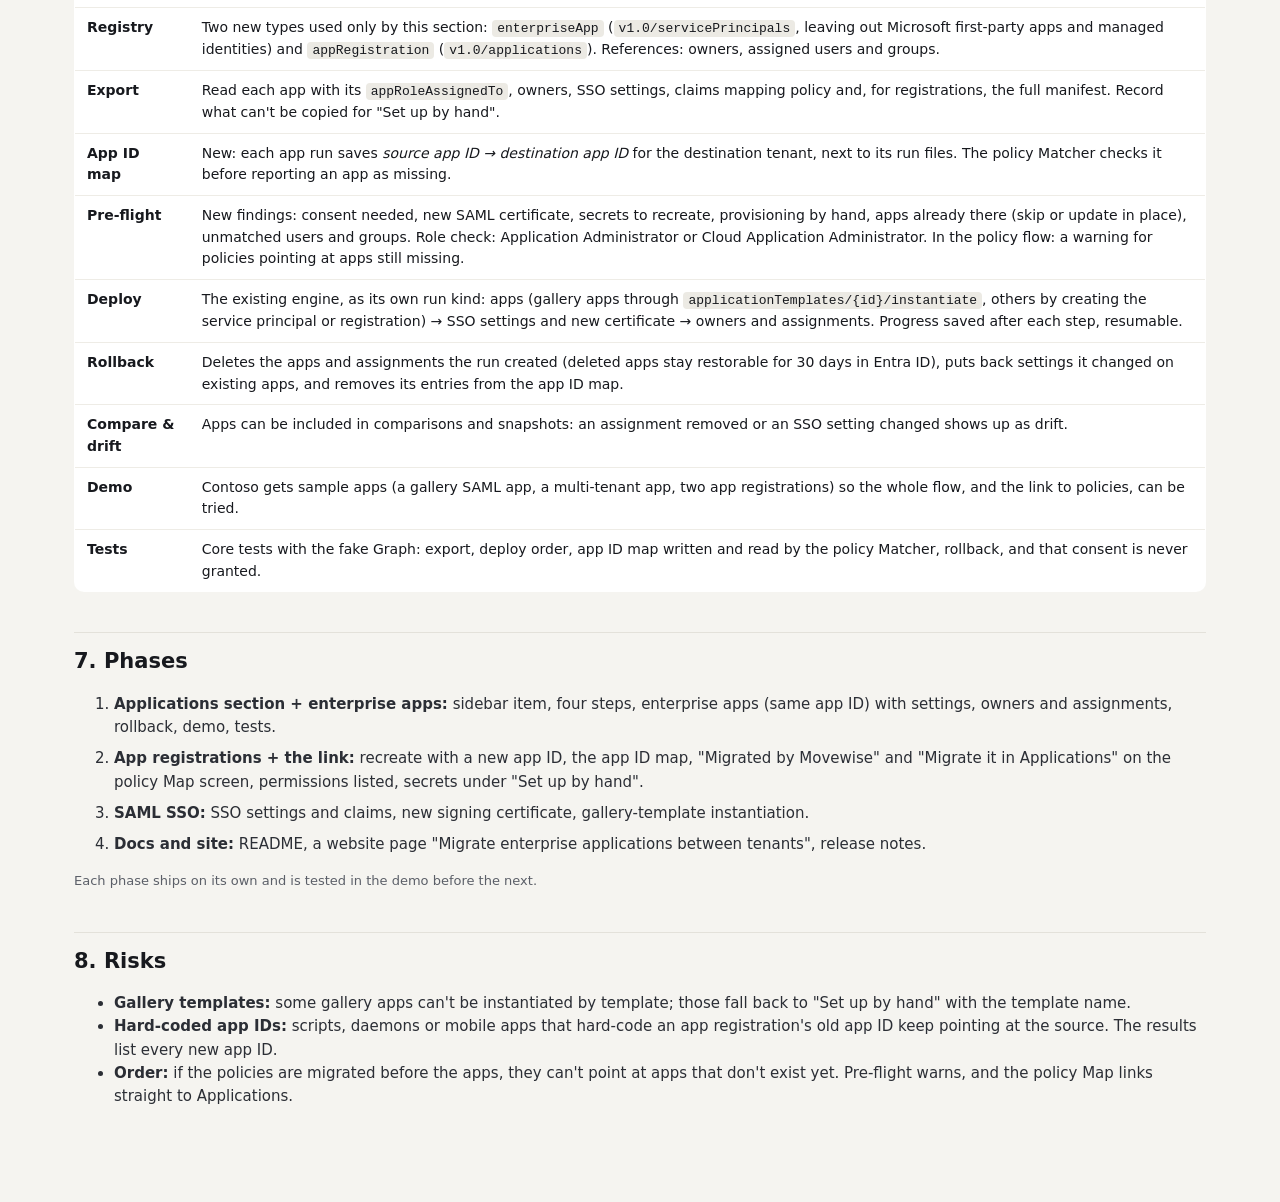
<file: docs/plans/enterprise-apps-mockups.html>
<!doctype html>
<html lang="en">
<head>
<meta charset="utf-8">
<meta name="viewport" content="width=device-width, initial-scale=1">
<title>Enterprise apps plan</title>
<style>
:root {
  --ink: #17191E; --muted: #5B5F68; --ground: #F5F4F0; --surface: #FFFFFF; --sunk: #FAF9F6; --line: #E3E1DA; --line-soft: #EEECE6;
  --accent: #1E4FA8; --accent-soft: #F4F7FD; --info-soft: #E8EEF9;
  --ok: #17603C; --ok-soft: #E6F3EC; --warn: #8A3F06; --warn-soft: #FDF1E3; --bad: #9B1C13; --bad-soft: #FCEBEA;
  --neutral: #454850; --neutral-soft: #EEECE6; --side: #17191E;
}
* { box-sizing: border-box; }
body { margin: 0; background: var(--ground); color: var(--ink); font-family: "Segoe UI Variable Text", "Segoe UI", system-ui, sans-serif; font-size: 15px; line-height: 1.55; }
.doc { max-width: 1180px; margin: 0 auto; padding: 32px 24px 80px; }
h1 { font-size: 30px; margin: 0 0 6px; }
h2 { font-size: 21px; margin: 40px 0 12px; padding-top: 12px; border-top: 1px solid var(--line); }
h3 { font-size: 16px; margin: 20px 0 8px; }
p, li { color: #2B2E35; }
.muted { color: var(--muted); }
.small { font-size: 13px; }
code { font-family: "Cascadia Mono", Consolas, monospace; font-size: 13px; background: #ECEAE4; padding: 1px 5px; border-radius: 4px; }
table.t { width: 100%; border-collapse: collapse; background: var(--surface); border: 1px solid var(--line); border-radius: 10px; overflow: hidden; margin: 8px 0 16px; }
.t th, .t td { text-align: left; padding: 9px 12px; border-bottom: 1px solid var(--line-soft); vertical-align: top; font-size: 14px; }
.t th { background: var(--sunk); font-size: 12px; text-transform: uppercase; letter-spacing: .04em; color: var(--muted); }
.t tr:last-child td { border-bottom: 0; }
.decide { background: var(--info-soft); border-left: 4px solid var(--accent); border-radius: 8px; padding: 12px 16px; margin: 10px 0; }
.decide b { color: var(--accent); }
.pill { display: inline-flex; align-items: center; padding: 2px 9px; border-radius: 999px; font-size: 12px; font-weight: 500; white-space: nowrap; }
.pill.ok { background: var(--ok-soft); color: var(--ok); } .pill.warn { background: var(--warn-soft); color: var(--warn); }
.pill.bad { background: var(--bad-soft); color: var(--bad); } .pill.info { background: var(--info-soft); color: var(--accent); }
.pill.neutral { background: var(--neutral-soft); color: var(--neutral); }

/* Mockup frame: a slice of the real app layout. */
.mock { border: 1px solid var(--line); border-radius: 12px; overflow: hidden; box-shadow: 0 14px 40px rgba(23,25,30,.14); margin: 14px 0 8px; background: var(--ground); display: grid; grid-template-columns: 190px 1fr; }
.mock .side { background: var(--side); color: #C9CBD0; padding: 16px 10px; font-size: 13px; }
.mock .side b { color: #fff; display: block; padding: 2px 8px 14px; font-size: 15px; }
.mock .side span { display: block; padding: 7px 10px; border-radius: 7px; }
.mock .side span.on { background: #2A2D35; color: #fff; }
.mock .main { min-width: 0; }
.mhead { background: var(--surface); border-bottom: 1px solid var(--line); padding: 16px 22px; }
.mhead h4 { margin: 0; font-size: 20px; }
.steps { display: flex; gap: 10px; align-items: center; margin-top: 10px; font-size: 12.5px; color: var(--muted); flex-wrap: wrap; }
.steps i { font-style: normal; width: 20px; height: 20px; border-radius: 50%; display: inline-flex; align-items: center; justify-content: center; border: 1.5px solid #C9C6BD; font-size: 11px; margin-right: 5px; }
.steps .d i { background: #1F7A4D; border-color: #1F7A4D; color: #fff; } .steps .c { color: var(--ink); font-weight: 600; } .steps .c i { background: var(--accent); border-color: var(--accent); color: #fff; }
.mbody { padding: 16px 22px 20px; display: flex; flex-direction: column; gap: 12px; }
.chips { display: flex; gap: 6px; flex-wrap: wrap; }
.chip { font-size: 12.5px; padding: 5px 11px; border-radius: 999px; border: 1px solid #D4D1C8; background: var(--surface); }
.chip.on { background: var(--ink); color: #fff; border-color: var(--ink); }
.card { background: var(--surface); border: 1px solid var(--line); border-radius: 10px; }
.rows .r { display: grid; align-items: center; gap: 10px; padding: 9px 14px; border-bottom: 1px solid var(--line-soft); font-size: 13px; }
.rows .r:last-child { border-bottom: 0; }
.rows .h { background: var(--sunk); font-size: 11px; font-weight: 600; text-transform: uppercase; letter-spacing: .04em; color: var(--muted); }
.cols-d { grid-template-columns: 24px 2fr 1.3fr 1fr 1.6fr 130px; }
.cols-m { grid-template-columns: 1.5fr 18px 1.6fr 1.2fr 60px; }
.cols-p { grid-template-columns: 1.6fr 1.4fr 1fr; }
.r .s { color: var(--muted); font-size: 12px; display: block; }
.cb { width: 14px; height: 14px; border: 1.5px solid var(--accent); border-radius: 3px; background: var(--accent); display: inline-block; }
.cb.off { background: #fff; border-color: #9a9ca3; }
.split { display: grid; grid-template-columns: 1.35fr 1fr; gap: 12px; align-items: start; }
.panel { padding: 14px 16px; font-size: 13px; display: flex; flex-direction: column; gap: 8px; }
.label { font-size: 11px; font-weight: 600; letter-spacing: .06em; text-transform: uppercase; color: var(--muted); }
.find { display: flex; gap: 10px; padding: 11px 14px; border-bottom: 1px solid var(--line-soft); font-size: 13px; }
.find:last-child { border-bottom: 0; }
.find .ic { width: 20px; height: 20px; border-radius: 50%; flex-shrink: 0; display: flex; align-items: center; justify-content: center; font-size: 11px; font-weight: 700; }
.find.w { background: #FFFBF5; } .find.w .ic { background: var(--warn-soft); color: var(--warn); }
.find.b .ic { background: var(--bad-soft); color: var(--bad); } .find.i .ic { background: var(--info-soft); color: var(--accent); }
.find b { display: block; }
.btn { display: inline-block; font-size: 12.5px; font-weight: 600; padding: 6px 12px; border-radius: 7px; border: 1px solid #D4D1C8; background: #fff; }
.btn.p { background: var(--accent); color: #fff; border-color: var(--accent); }
.stats { display: grid; grid-template-columns: repeat(4, 1fr); gap: 10px; }
.stat { padding: 10px 14px; } .stat b { font-size: 22px; display: block; }
.caption { font-size: 13px; color: var(--muted); margin: 0 0 6px; }
ol.phases li { margin-bottom: 8px; }
@media (max-width: 760px) { .mock { grid-template-columns: 1fr; } .mock .side { display: none; } .split { grid-template-columns: 1fr; } .stats { grid-template-columns: repeat(2, 1fr); } }
</style>
</head>
<body>
<div class="doc">

<h1>Plan: migrate enterprise applications</h1>
<p class="muted">Movewise feature proposal · revision 2: a separate Applications section, linked to policy migration · for review before any code is written</p>

<h2>1. Goal</h2>
<p>Today, apps are only a <i>dependency</i> of policies: when a Conditional Access policy names an app, Movewise matches it by app ID, and if the destination doesn't have it, the admin is told to add it by hand. This feature adds an <b>Applications</b> section of its own, with its own steps, that migrates enterprise applications and app registrations with their settings, sign-on and user and group assignments. The policy migration stays as it is, and the two are linked so policies find the apps migrated for them.</p>

<h2>2. Decisions</h2>
<div class="decide"><b>Structure:</b> a separate <b>Applications</b> section in the sidebar, with its own flow (Choose apps → Map users &amp; groups → Pre-flight → Deploy). It uses the tenants signed in on Connect. The policy flow (Discover, Map, Pre-flight, Deploy) doesn't change, apart from recognising migrated apps.</div>
<div class="decide"><b>Scope:</b> <b>enterprise apps</b> (gallery and multi-tenant apps, same app ID in every tenant) and the source's own <b>app registrations</b> (recreated with a new app ID). Microsoft's first-party apps and managed identities are left out.</div>
<div class="decide"><b>API permissions:</b> copied onto the app, but <b>admin consent is never granted by Movewise</b>. They're listed for an admin to grant.</div>
<div class="decide"><b>SAML single sign-on:</b> migrated, with a <b>new signing certificate</b> (the old private key can't be exported). The results list each SAML app whose vendor side needs the new certificate or metadata.</div>

<h2>3. How the two flows link</h2>
<table class="t">
  <thead><tr><th>Situation</th><th>What Movewise does</th></tr></thead>
  <tbody>
    <tr><td>Apps migrated first (recommended order)</td><td>Each run records <i>source app ID → destination app ID</i> for the destination tenant. The policy Map screen reads it: an app registration recreated with a new app ID matches automatically as <span class="pill ok">Migrated by Movewise</span>, and the policies are rewritten with the new ID.</td></tr>
    <tr><td>A policy needs an app that isn't in the destination</td><td>The policy Map entry says <i>"Not in the destination yet"</i> with a <b>Migrate it in Applications</b> link that opens the Applications section with that app already ticked.</td></tr>
    <tr><td>Policies deployed before their apps</td><td>Pre-flight warns which policies point at apps still missing, so they're not created pointing at nothing.</td></tr>
    <tr><td>Apps only, no policy migration</td><td>Fully supported: the Applications section works on its own, for example to move just the SSO apps.</td></tr>
  </tbody>
</table>

<h2>4. What moves, and what doesn't</h2>
<table class="t">
  <thead><tr><th>Item</th><th>Enterprise app (same app ID)</th><th>App registration (new app ID)</th></tr></thead>
  <tbody>
    <tr><td>The app itself</td><td>Service principal created for the same app ID (gallery apps from their template)</td><td>App registration and its service principal created, with a new app ID</td></tr>
    <tr><td>Properties</td><td>Assignment required, visible to users, notes, home page, logo</td><td>Same, plus redirect URIs, app roles (same role IDs), optional claims, exposed API scopes</td></tr>
    <tr><td>Users and groups assigned</td><td colspan="2">Recreated with the destination's matched users and groups, keeping each app role</td></tr>
    <tr><td>Owners</td><td colspan="2">Matched users added as owners</td></tr>
    <tr><td>SAML SSO</td><td colspan="2">SSO mode, identifier, reply URL, sign-on URL, relay state, claims; <b>new signing certificate</b></td></tr>
    <tr><td>API permissions</td><td>Listed (granted in the source)</td><td>Requested permissions copied to the app; consent listed</td></tr>
    <tr><td><b>Not migrated</b></td><td colspan="2">Client secrets and certificate private keys, provisioning (SCIM) settings and credentials, password-based SSO credentials, Application Proxy connectors, consent grants. All listed under "Set up by hand".</td></tr>
  </tbody>
</table>

<h2>5. Mockups</h2>

<h3>Step 1 · Choose apps</h3>
<p class="caption">A new <b>Applications</b> item in the sidebar opens its own four steps. Each app shows its kind, how users sign in, who's assigned, and what it needs.</p>
<div class="mock"><div class="side"><b>Movewise</b><span>Migrations</span><span class="on">Applications</span><span>Compare</span><span>Snapshots</span><span>Baselines</span><span>Drift monitor</span></div>
<div class="main">
  <div class="mhead"><h4>Choose applications to migrate</h4><span class="muted small">Everything Movewise found in Contoso (demo). Microsoft's own apps are left out: every tenant has them.</span><div class="steps"><span class="c"><i>1</i>Choose apps</span>—<span><i>2</i>Map users &amp; groups</span>—<span><i>3</i>Pre-flight</span>—<span><i>4</i>Deploy</span></div></div>
  <div class="mbody">
    <div class="chips"><span class="chip on">All 18</span><span class="chip">Enterprise apps 12</span><span class="chip">App registrations 6</span><span class="chip">Used by policies 4</span></div>
    <div class="card rows">
      <div class="r h cols-d"><span></span><span>Application</span><span>Kind</span><span>Sign-on</span><span>Assigned to</span><span>Status</span></div>
      <div class="r cols-d"><span class="cb"></span><span><b>Salesforce</b><span class="s">Gallery app · used by 1 policy</span></span><span>Enterprise app</span><span>SAML</span><span class="muted">3 groups, 2 app roles</span><span><span class="pill warn">New certificate</span></span></div>
      <div class="r cols-d"><span class="cb"></span><span><b>Zoom</b><span class="s">Multi-tenant app</span></span><span>Enterprise app</span><span>OpenID Connect</span><span class="muted">1 group</span><span><span class="pill ok">Ready</span></span></div>
      <div class="r cols-d"><span class="cb"></span><span><b>Contoso HR Portal</b><span class="s">Registered in Contoso · used by 3 policies</span></span><span>App registration</span><span>OpenID Connect</span><span class="muted">2 groups · 4 API permissions</span><span><span class="pill warn">Needs consent</span></span></div>
      <div class="r cols-d"><span class="cb"></span><span><b>Payroll Sync</b><span class="s">Registered in Contoso</span></span><span>App registration</span><span>Daemon (app-only)</span><span class="muted">No users · 1 client secret</span><span><span class="pill warn">New secret needed</span></span></div>
      <div class="r cols-d"><span class="cb off"></span><span><b>ServiceNow</b><span class="s">Gallery app</span></span><span>Enterprise app</span><span>SAML + provisioning</span><span class="muted">5 groups</span><span><span class="pill neutral">Partial</span></span></div>
    </div>
  </div>
</div></div>

<h3>Step 2 · Map users &amp; groups</h3>
<p class="caption">The same matching as the policy flow, limited to the users, groups and owners the chosen apps are assigned to.</p>
<div class="mock"><div class="side"><b>Movewise</b><span>Migrations</span><span class="on">Applications</span><span>Compare</span><span>Snapshots</span><span>Baselines</span><span>Drift monitor</span></div>
<div class="main">
  <div class="mhead"><h4>Map users &amp; groups</h4><div class="steps"><span class="d"><i>✓</i>Choose apps</span>—<span class="c"><i>2</i>Map users &amp; groups</span>—<span><i>3</i>Pre-flight</span>—<span><i>4</i>Deploy</span></div></div>
  <div class="mbody">
    <div class="chips"><span class="chip on">Groups · 9 of 10</span><span class="chip">Users · 4 of 4</span><span class="chip">Owners · 2 of 3</span></div>
    <div class="card rows">
      <div class="r h cols-m"><span>In Contoso</span><span></span><span>In Fabrikam</span><span>Match</span><span>Apps</span></div>
      <div class="r cols-m"><span><b>Sales team</b><span class="s">sales</span></span><span>→</span><span>Sales team</span><span><span class="pill ok">Auto · same name</span></span><span>2</span></div>
      <div class="r cols-m"><span><b>HR staff</b><span class="s">hrstaff</span></span><span>→</span><span>Human Resources</span><span><span class="pill ok">Auto · mail nickname</span></span><span>1</span></div>
      <div class="r cols-m"><span><b>Salesforce admins</b><span class="s">sfadmins</span></span><span>→</span><span class="muted">Choose a match…</span><span><span class="pill bad">Unresolved</span></span><span>1</span></div>
    </div>
  </div>
</div></div>

<h3>Step 3 · Pre-flight</h3>
<p class="caption">What the admin must know before apps are created. Nothing here grants consent or creates secrets on the admin's behalf.</p>
<div class="mock"><div class="side"><b>Movewise</b><span>Migrations</span><span class="on">Applications</span><span>Compare</span><span>Snapshots</span><span>Baselines</span><span>Drift monitor</span></div>
<div class="main">
  <div class="mhead"><h4>Pre-flight checks</h4><div class="steps"><span class="d"><i>✓</i>Choose apps</span>—<span class="d"><i>✓</i>Map users &amp; groups</span>—<span class="c"><i>3</i>Pre-flight</span>—<span><i>4</i>Deploy</span></div></div>
  <div class="mbody">
    <div class="stats"><div class="card stat"><b>4</b><span class="muted small">apps to create</span></div><div class="card stat"><b style="color:var(--warn)">1</b><span class="muted small">already there</span></div><div class="card stat"><b style="color:var(--bad)">1</b><span class="muted small">blocked</span></div><div class="card stat"><b>11</b><span class="muted small">assignments</span></div></div>
    <div class="card">
      <div class="find w"><span class="ic">!</span><div><b>API permissions need admin consent · 2 apps, 7 permissions</b><span class="muted">Contoso HR Portal: Microsoft Graph User.Read, Group.Read.All (delegated)… Payroll Sync: User.Read.All (application). Movewise adds them to the apps but doesn't grant them.</span></div></div>
      <div class="find w"><span class="ic">!</span><div><b>New SAML signing certificates · 1 app</b><span class="muted">Salesforce gets a new certificate in Fabrikam. Upload it, or the new federation metadata, to Salesforce before moving users over.</span></div></div>
      <div class="find w"><span class="ic">!</span><div><b>Client secrets and certificates can't be copied · 1 app</b><span class="muted">Payroll Sync used a client secret. Create a new one in Fabrikam and update the service that uses it.</span></div></div>
      <div class="find w"><span class="ic">!</span><div><b>Already in Fabrikam · 1 app</b><span class="muted">Zoom is already there. Skip it, or update its settings and assignments in place.</span></div></div>
      <div class="find b"><span class="ic">✕</span><div><b>Unmatched group · 1 app blocked</b><span class="muted">Salesforce admins has no match. Go back to Map users &amp; groups.</span></div></div>
      <div class="find i"><span class="ic">i</span><div><b>Set up by hand · 1 app</b><span class="muted">ServiceNow user provisioning (SCIM) and its credentials aren't migrated. The app and its assignments are.</span></div></div>
    </div>
  </div>
</div></div>

<h3>Step 4 · Deploy, and on to the policies</h3>
<p class="caption">Results list each new app ID. A link carries on to the policy migration, which will now find these apps.</p>
<div class="mock"><div class="side"><b>Movewise</b><span>Migrations</span><span class="on">Applications</span><span>Compare</span><span>Snapshots</span><span>Baselines</span><span>Drift monitor</span></div>
<div class="main">
  <div class="mhead"><h4>Deploy applications</h4><div class="steps"><span class="d"><i>✓</i>Choose apps</span>—<span class="d"><i>✓</i>Map users &amp; groups</span>—<span class="d"><i>✓</i>Pre-flight</span>—<span class="c"><i>4</i>Deploy</span></div></div>
  <div class="mbody">
    <div class="card rows">
      <div class="r h cols-p"><span>Application</span><span>Details</span><span>Status</span></div>
      <div class="r cols-p"><span><b>Salesforce</b><span class="s">Enterprise app</span></span><span class="muted">Created from the gallery · 3 groups assigned · new signing certificate</span><span><span class="pill ok">Done</span></span></div>
      <div class="r cols-p"><span><b>Contoso HR Portal</b><span class="s">App registration</span></span><span class="muted">New app ID 8e41…c0f7 · 2 groups assigned · 4 permissions awaiting consent</span><span><span class="pill ok">Done</span></span></div>
      <div class="r cols-p"><span><b>Payroll Sync</b><span class="s">App registration</span></span><span class="muted">New app ID 2b9c…41aa · create a new client secret</span><span><span class="pill ok">Done</span></span></div>
    </div>
    <div style="display:flex; gap:8px; justify-content:flex-end; flex-wrap:wrap"><span class="btn">Download results</span><span class="btn">Roll back this run</span><span class="btn p">Migrate the policies that use these apps →</span></div>
  </div>
</div></div>

<h3>The link, in the policy flow · Map dependencies</h3>
<p class="caption">The existing policy Map screen recognises migrated apps, and links to Applications for any that are missing.</p>
<div class="mock"><div class="side"><b>Movewise</b><span class="on">Migrations</span><span>Applications</span><span>Compare</span><span>Snapshots</span><span>Baselines</span><span>Drift monitor</span></div>
<div class="main">
  <div class="mhead"><h4>Map dependencies</h4><div class="steps"><span class="d"><i>✓</i>Connect</span>—<span class="d"><i>✓</i>Discover</span>—<span class="c"><i>3</i>Map dependencies</span>—<span><i>4</i>Pre-flight</span>—<span><i>5</i>Deploy</span></div></div>
  <div class="mbody">
    <div class="chips"><span class="chip">Groups · 2 of 4</span><span class="chip on">Apps · 2 of 3</span><span class="chip">Named locations · 1 of 1</span></div>
    <div class="split">
      <div class="card rows">
        <div class="r h cols-m"><span>In Contoso</span><span></span><span>In Fabrikam</span><span>Match</span><span>Used by</span></div>
        <div class="r cols-m"><span><b>Zoom</b><span class="s">app ID 4f6e…a1c2</span></span><span>→</span><span>Zoom</span><span><span class="pill ok">Auto · same app ID</span></span><span>2</span></div>
        <div class="r cols-m"><span><b>Contoso HR Portal</b><span class="s">app ID 1c0a…5d93</span></span><span>→</span><span>Contoso HR Portal<span class="s">app ID 8e41…c0f7</span></span><span><span class="pill ok">Migrated by Movewise</span></span><span>3</span></div>
        <div class="r cols-m" style="background:#FFF8F0; box-shadow: inset 3px 0 0 #B45309"><span><b>Legacy Intranet</b><span class="s">app ID 77aa…0b12</span></span><span>→</span><span class="muted">Not in Fabrikam yet</span><span><span class="pill bad">Unresolved</span></span><span>1</span></div>
      </div>
      <div class="card panel">
        <span class="label">Application</span>
        <b style="font-size:15px">Legacy Intranet</b>
        <span class="muted">Registered in Contoso · used by 1 policy (CA007)</span>
        <span>This app isn't in Fabrikam yet. Migrate it first, then match again.</span>
        <div style="display:flex; gap:8px; flex-wrap:wrap; margin-top:4px"><span class="btn p">Migrate it in Applications →</span><span class="btn">Remove from the policies</span></div>
      </div>
    </div>
  </div>
</div></div>

<h2>6. How it's built</h2>
<table class="t">
  <thead><tr><th>Area</th><th>Change</th></tr></thead>
  <tbody>
    <tr><td><b>Screens</b></td><td>A new <b>Applications</b> sidebar item with four pages (choose, map, pre-flight, deploy) and its own step bar. The pages reuse the existing table, mapping and pre-flight components, so they look and behave like the policy flow.</td></tr>
    <tr><td><b>State</b></td><td>Its own state, separate from the policy migration's, so the two never overwrite each other's selection or mapping. Both use the tenants signed in on Connect.</td></tr>
    <tr><td><b>Registry</b></td><td>Two new types used only by this section: <code>enterpriseApp</code> (<code>v1.0/servicePrincipals</code>, leaving out Microsoft first-party apps and managed identities) and <code>appRegistration</code> (<code>v1.0/applications</code>). References: owners, assigned users and groups.</td></tr>
    <tr><td><b>Export</b></td><td>Read each app with its <code>appRoleAssignedTo</code>, owners, SSO settings, claims mapping policy and, for registrations, the full manifest. Record what can't be copied for "Set up by hand".</td></tr>
    <tr><td><b>App ID map</b></td><td>New: each app run saves <i>source app ID → destination app ID</i> for the destination tenant, next to its run files. The policy Matcher checks it before reporting an app as missing.</td></tr>
    <tr><td><b>Pre-flight</b></td><td>New findings: consent needed, new SAML certificate, secrets to recreate, provisioning by hand, apps already there (skip or update in place), unmatched users and groups. Role check: Application Administrator or Cloud Application Administrator. In the policy flow: a warning for policies pointing at apps still missing.</td></tr>
    <tr><td><b>Deploy</b></td><td>The existing engine, as its own run kind: apps (gallery apps through <code>applicationTemplates/{id}/instantiate</code>, others by creating the service principal or registration) → SSO settings and new certificate → owners and assignments. Progress saved after each step, resumable.</td></tr>
    <tr><td><b>Rollback</b></td><td>Deletes the apps and assignments the run created (deleted apps stay restorable for 30 days in Entra ID), puts back settings it changed on existing apps, and removes its entries from the app ID map.</td></tr>
    <tr><td><b>Compare &amp; drift</b></td><td>Apps can be included in comparisons and snapshots: an assignment removed or an SSO setting changed shows up as drift.</td></tr>
    <tr><td><b>Demo</b></td><td>Contoso gets sample apps (a gallery SAML app, a multi-tenant app, two app registrations) so the whole flow, and the link to policies, can be tried.</td></tr>
    <tr><td><b>Tests</b></td><td>Core tests with the fake Graph: export, deploy order, app ID map written and read by the policy Matcher, rollback, and that consent is never granted.</td></tr>
  </tbody>
</table>

<h2>7. Phases</h2>
<ol class="phases">
  <li><b>Applications section + enterprise apps:</b> sidebar item, four steps, enterprise apps (same app ID) with settings, owners and assignments, rollback, demo, tests.</li>
  <li><b>App registrations + the link:</b> recreate with a new app ID, the app ID map, "Migrated by Movewise" and "Migrate it in Applications" on the policy Map screen, permissions listed, secrets under "Set up by hand".</li>
  <li><b>SAML SSO:</b> SSO settings and claims, new signing certificate, gallery-template instantiation.</li>
  <li><b>Docs and site:</b> README, a website page "Migrate enterprise applications between tenants", release notes.</li>
</ol>
<p class="muted small">Each phase ships on its own and is tested in the demo before the next.</p>

<h2>8. Risks</h2>
<ul>
  <li><b>Gallery templates:</b> some gallery apps can't be instantiated by template; those fall back to "Set up by hand" with the template name.</li>
  <li><b>Hard-coded app IDs:</b> scripts, daemons or mobile apps that hard-code an app registration's old app ID keep pointing at the source. The results list every new app ID.</li>
  <li><b>Order:</b> if the policies are migrated before the apps, they can't point at apps that don't exist yet. Pre-flight warns, and the policy Map links straight to Applications.</li>
</ul>

</div>
</body>
</html>
</file>
<file: site/assets/site.css>
/* Movewise website. Colours follow the app. */
:root {
  --ink: #17191E; --muted: #5B5F68; --ground: #F5F4F0; --surface: #FFFFFF; --line: #E3E1DA;
  --accent: #1E4FA8; --accent-hover: #163B7F; --accent-soft: #E8EEF9; --light-accent: #8FB3F0;
  --ok: #17603C; --ok-soft: #E6F3EC; --warn: #8A3F06; --warn-soft: #FDF1E3;
  --side: #17191E; --side-ink: #E9E7E1; --side-muted: #A3A6AD;
  --radius: 12px; --max: 1120px;
}
* { box-sizing: border-box; }
html { scroll-behavior: smooth; }
body {
  margin: 0; background: var(--ground); color: var(--ink);
  font-family: "Segoe UI Variable Text", "Segoe UI", system-ui, -apple-system, "Helvetica Neue", Arial, sans-serif;
  font-size: 17px; line-height: 1.6; -webkit-font-smoothing: antialiased;
}
a { color: var(--accent); }
a:hover { color: var(--accent-hover); }
:focus-visible { outline: 2px solid var(--accent); outline-offset: 2px; }
img { max-width: 100%; height: auto; display: block; }
h1, h2, h3 { line-height: 1.2; margin: 0 0 .5em; letter-spacing: -.01em; }
h1 { font-size: clamp(2rem, 5vw, 3.2rem); font-weight: 700; }
h2 { font-size: clamp(1.5rem, 3vw, 2rem); font-weight: 700; margin-top: 0; }
h3 { font-size: 1.15rem; font-weight: 650; }
p { margin: 0 0 1em; }
code { font-family: "Cascadia Mono", Consolas, ui-monospace, monospace; font-size: .9em; background: #ECEAE4; padding: 1px 6px; border-radius: 4px; }

.wrap { max-width: var(--max); margin: 0 auto; padding: 0 24px; }

/* Header */
.top { background: var(--side); color: var(--side-ink); }
.top .wrap { display: flex; align-items: center; gap: 24px; min-height: 64px; flex-wrap: wrap; }
.brand { display: flex; align-items: center; gap: 10px; color: #fff; text-decoration: none; font-weight: 650; font-size: 1.1rem; }
.brand svg { color: var(--light-accent); }
.top nav { display: flex; gap: 4px; flex-wrap: wrap; margin-left: auto; }
.top nav a { color: #C9CBD0; text-decoration: none; padding: 8px 12px; border-radius: 8px; font-size: .95rem; }
.top nav a:hover, .top nav a[aria-current="page"] { background: #2A2D35; color: #fff; }

/* Hero */
.hero { background: var(--side); color: #F2F1ED; padding: 56px 0 0; overflow: hidden; }
.hero h1 span { color: var(--light-accent); }
.hero .lead { font-size: 1.2rem; color: #C9CBD0; max-width: 760px; }
.hero .shot { margin-top: 40px; border-radius: var(--radius) var(--radius) 0 0; box-shadow: 0 -10px 50px rgba(0,0,0,.4); }
.tag { display: inline-block; font-size: .85rem; font-weight: 600; color: var(--light-accent); background: #2A2D35; padding: 4px 12px; border-radius: 999px; margin-bottom: 18px; }
.actions { display: flex; gap: 12px; flex-wrap: wrap; margin-top: 28px; }
.btn { display: inline-flex; align-items: center; gap: 8px; padding: 12px 20px; border-radius: 8px; font-weight: 600; text-decoration: none; border: 1px solid transparent; }
.btn.primary { background: var(--accent); color: #fff; }
.btn.primary:hover { background: var(--accent-hover); color: #fff; }
.btn.ghost { border-color: #3A3D45; color: #F2F1ED; }
.btn.ghost:hover { background: #2A2D35; color: #fff; }
.light .btn.ghost { border-color: #D4D1C8; color: var(--ink); background: var(--surface); }

/* Sections */
section.block { padding: 64px 0; }
section.block.alt { background: var(--surface); border-top: 1px solid var(--line); border-bottom: 1px solid var(--line); }
.intro { max-width: 760px; color: var(--muted); font-size: 1.1rem; }
.grid { display: grid; gap: 20px; grid-template-columns: repeat(auto-fit, minmax(230px, 1fr)); margin-top: 32px; }
.card { background: var(--surface); border: 1px solid var(--line); border-radius: var(--radius); padding: 24px; }
.alt .card { background: var(--ground); }
.card h3 { margin-bottom: .4em; }
.card p { color: var(--muted); margin: 0; }
.card a.more { display: inline-block; margin-top: 12px; font-weight: 600; text-decoration: none; }
.steps { counter-reset: step; list-style: none; padding: 0; margin: 32px 0 0; display: grid; gap: 16px; }
.steps li { counter-increment: step; display: grid; grid-template-columns: 44px 1fr; gap: 16px; align-items: start; background: var(--surface); border: 1px solid var(--line); border-radius: var(--radius); padding: 20px; }
.steps li::before { content: counter(step); width: 44px; height: 44px; border-radius: 50%; background: var(--accent); color: #fff; font-weight: 700; display: flex; align-items: center; justify-content: center; }
.steps b { display: block; margin-bottom: 2px; }
.steps span { color: var(--muted); }
.split { display: grid; gap: 40px; grid-template-columns: 1fr 1.3fr; align-items: center; margin-top: 32px; }
.split.flip { grid-template-columns: 1.3fr 1fr; }
.shot { border-radius: var(--radius); border: 1px solid var(--line); box-shadow: 0 16px 40px rgba(23, 25, 30, .14); background: #fff; }
.checks { list-style: none; padding: 0; margin: 0; display: grid; gap: 10px; }
.checks li { padding-left: 30px; position: relative; }
.checks li::before { content: "✓"; position: absolute; left: 0; top: 0; color: var(--ok); font-weight: 700; }
.note { background: var(--warn-soft); color: var(--warn); border-radius: 10px; padding: 14px 18px; margin: 24px 0; }
table { width: 100%; border-collapse: collapse; background: var(--surface); border: 1px solid var(--line); border-radius: var(--radius); overflow: hidden; margin-top: 24px; }
th, td { text-align: left; padding: 12px 16px; border-bottom: 1px solid var(--line); vertical-align: top; }
th { background: #FAF9F6; font-size: .85rem; text-transform: uppercase; letter-spacing: .04em; color: var(--muted); }
tr:last-child td { border-bottom: 0; }

/* Article pages */
.page-head { background: var(--side); color: #F2F1ED; padding: 48px 0; }
.page-head p { color: #C9CBD0; font-size: 1.15rem; max-width: 760px; margin: 0; }
.crumbs { font-size: .9rem; margin-bottom: 12px; color: var(--side-muted); }
.crumbs a { color: var(--light-accent); }
article.doc { max-width: 820px; padding: 48px 24px 64px; margin: 0 auto; }
article.doc h2 { margin-top: 1.6em; }
article.doc ul { padding-left: 1.2em; }
article.doc li { margin-bottom: .4em; }
article.doc .shot { margin: 24px 0; }
details { background: var(--surface); border: 1px solid var(--line); border-radius: var(--radius); padding: 16px 20px; margin-bottom: 12px; }
summary { font-weight: 650; cursor: pointer; }
details p { margin: 12px 0 0; color: var(--muted); }

/* Footer */
.cta { background: var(--side); color: #F2F1ED; padding: 56px 0; text-align: center; }
.cta p { color: #C9CBD0; }
.cta .actions { justify-content: center; }
footer { background: #101114; color: var(--side-muted); padding: 32px 0; font-size: .9rem; }
footer .wrap { display: flex; gap: 24px; flex-wrap: wrap; justify-content: space-between; }
footer a { color: #C9CBD0; }

@media (max-width: 760px) {
  body { font-size: 16px; }
  .split, .split.flip { grid-template-columns: 1fr; }
  .top nav { margin-left: 0; }
  section.block { padding: 48px 0; }
}
</file>
